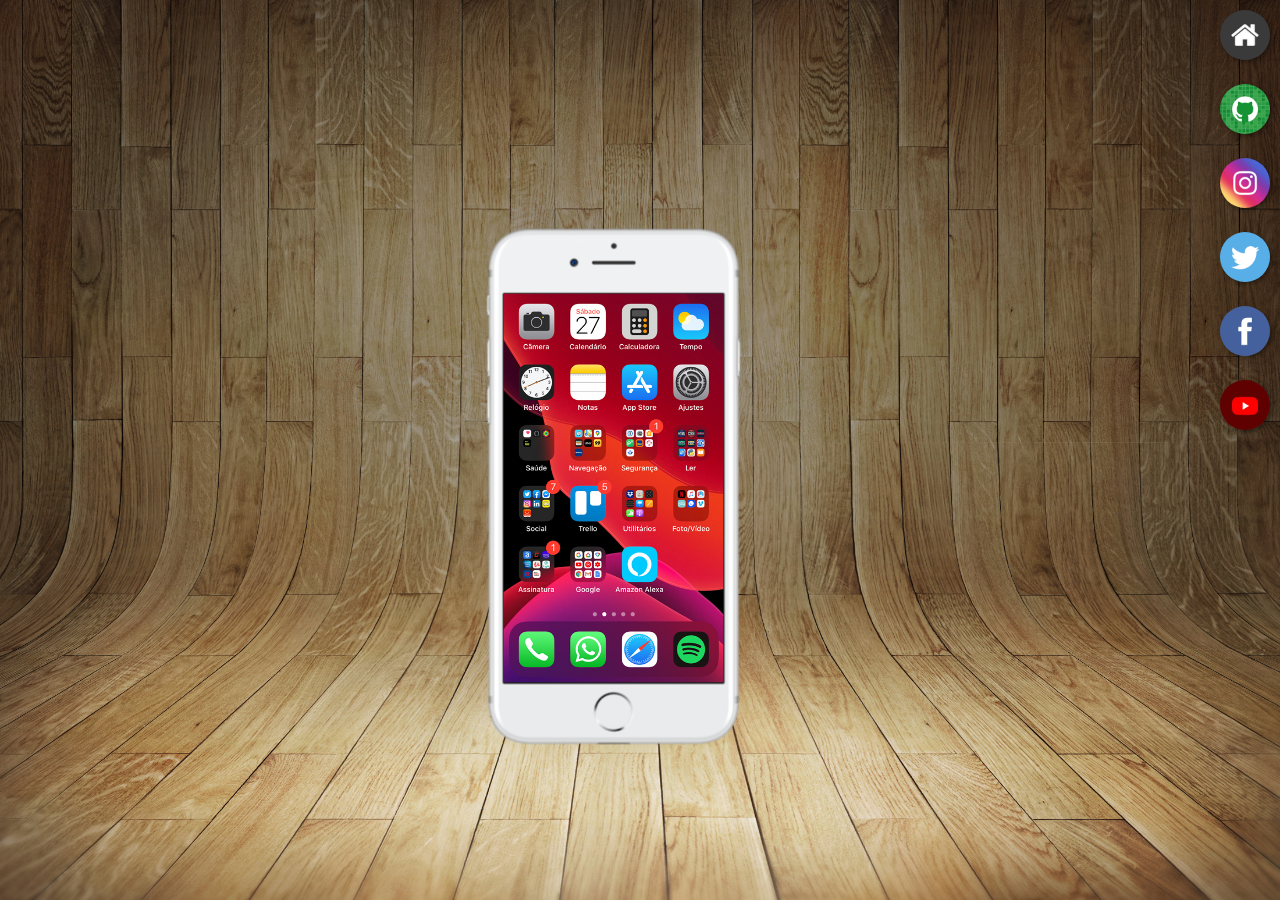
<file: index.html>
<!DOCTYPE html>
<html lang="pt-br">
<head>
    <meta charset="UTF-8">
    <meta http-equiv="X-UA-Compatible" content="IE=edge">
    <meta name="viewport" content="width=device-width, initial-scale=1.0">
    <link rel="shortcut icon" href="favicon.ico" type="image/x-icon">
    <link rel="stylesheet" href="estilos/style.css">
    <title>Projeto Redes Sociais</title>
</head>
<body>
    <main>
        <section id="telefone">
            <iframe src="home.html" name="tela" id="tela" frameborder="0">Seu navegador não é compatível com isso.</iframe>
        </section>
        <section id="redes-sociais">
            <a href="home.html" target="tela"><img src="imagens/logo-home.jpg" alt="GitHub"></a> <br>
            <a href="github.html" target="tela"><img src="imagens/logo-github.jpg" alt="GitHub"></a> <br>
            <a href="instagram.html" target="tela"><img src="imagens/logo-instagram.jpg" alt="Instagram"></a> <br>
            <a href="twitter.html" target="tela"><img src="imagens/logo-twitter.jpg" alt="Twitter"></a> <br>
            <a href="facebook.html" target="tela"><img src="imagens/logo-facebook.jpg" alt="Facebook"></a> <br>
            <a href="youtube.html" target="tela"><img src="imagens/logo-youtube.jpg" alt="YouTube"></a>
        </section>
    </main>
</body>
</html>
</file>
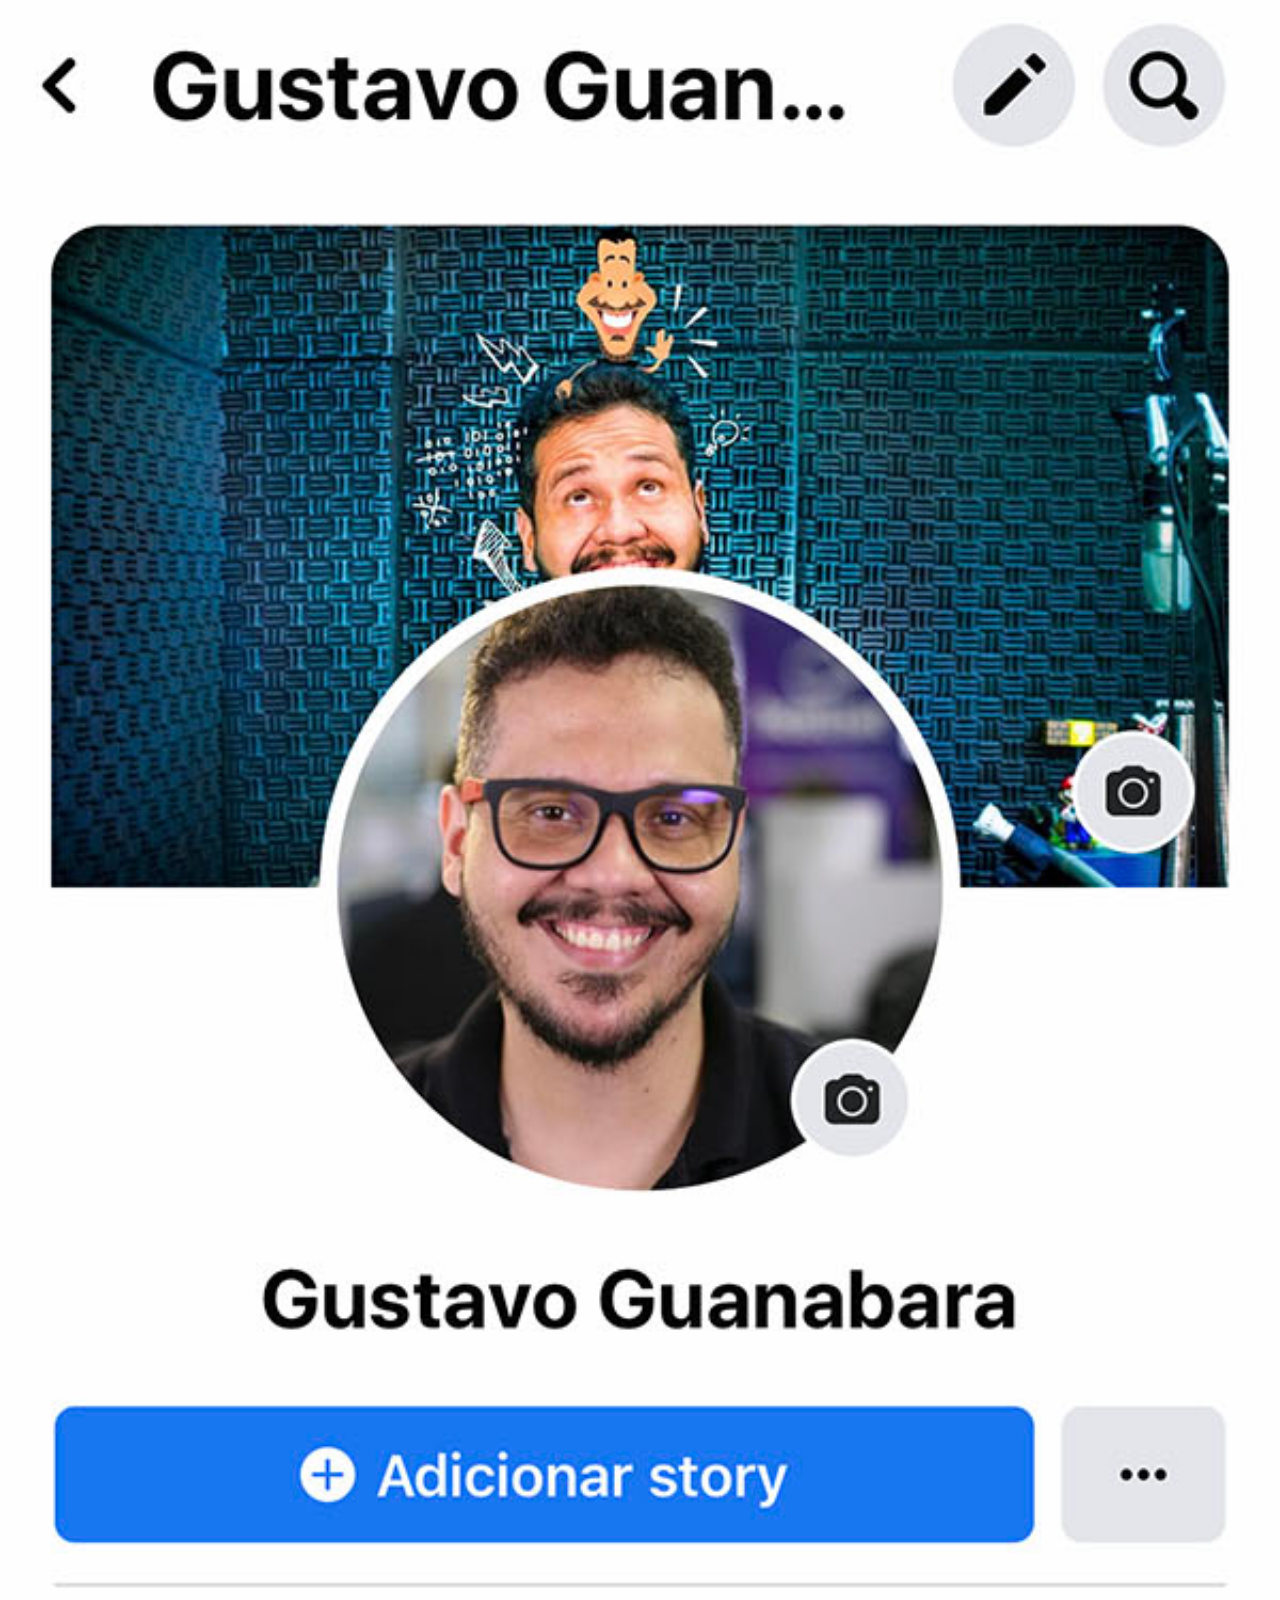
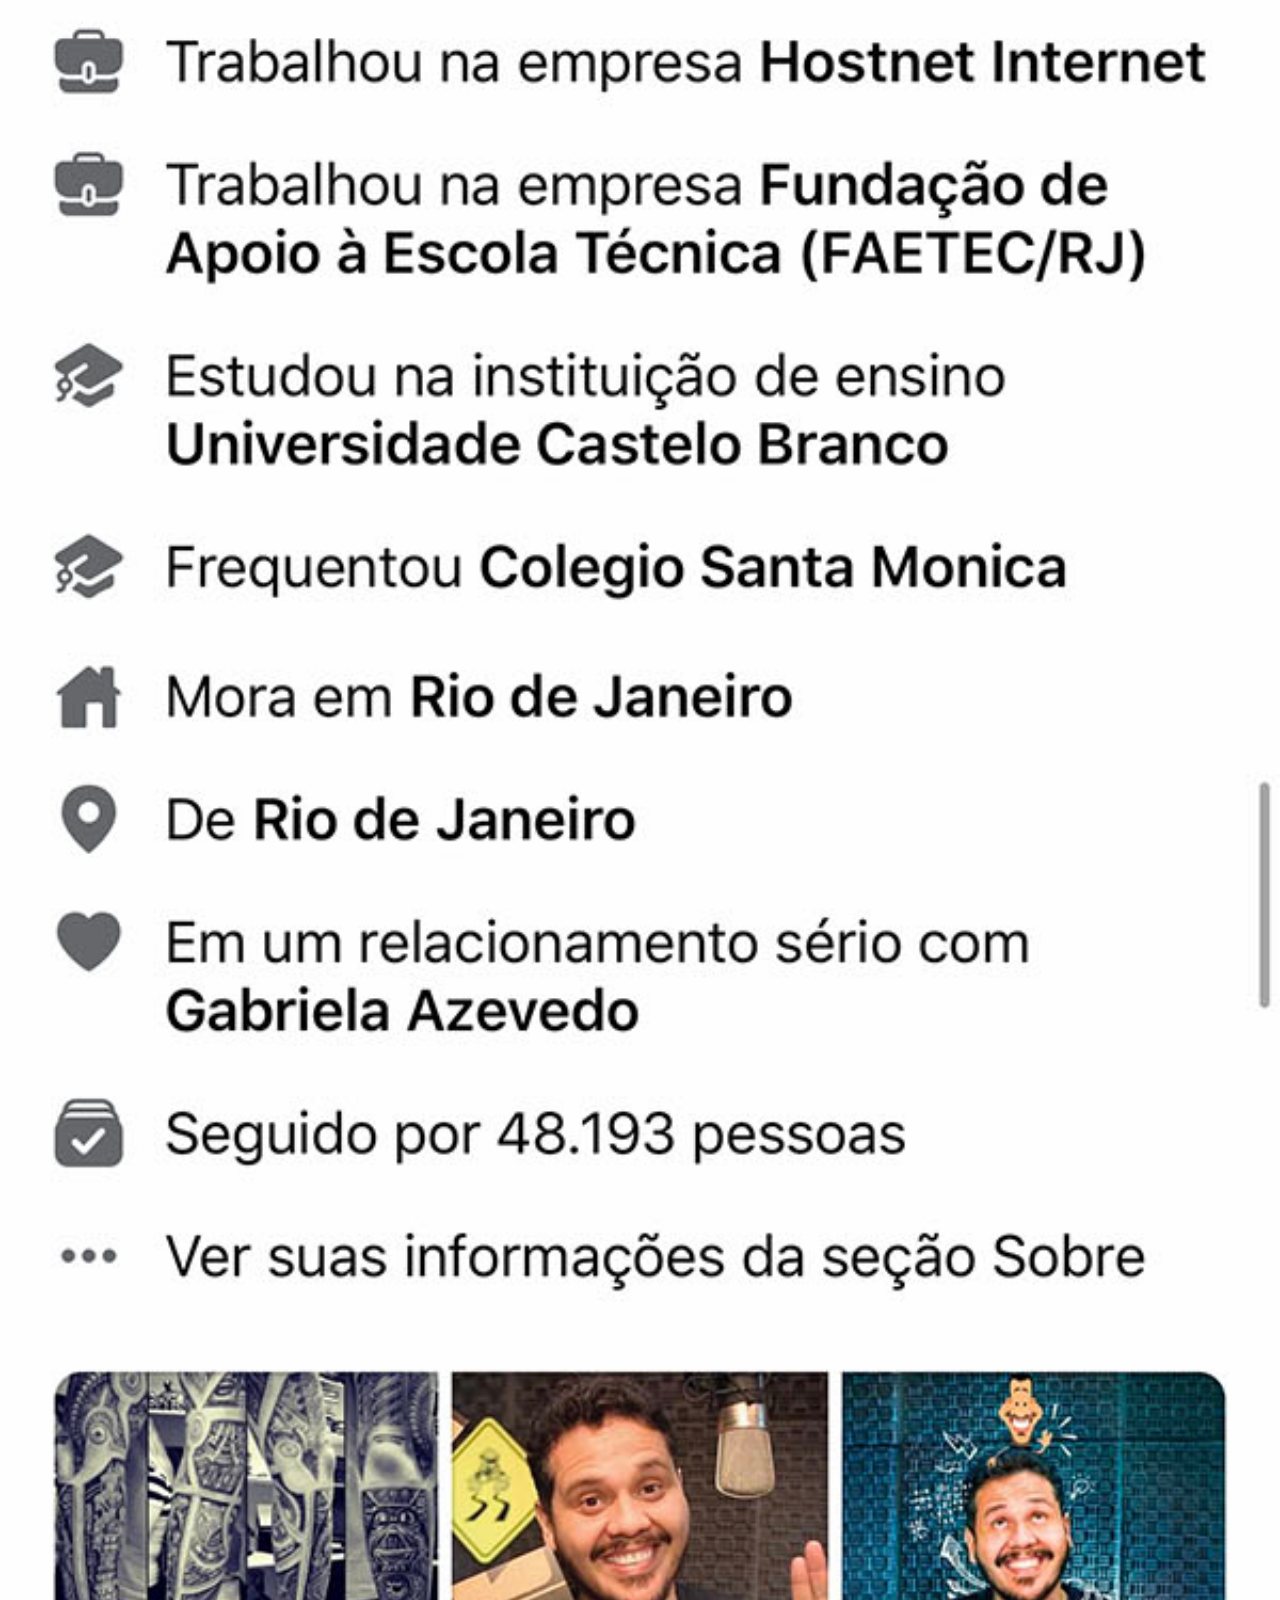
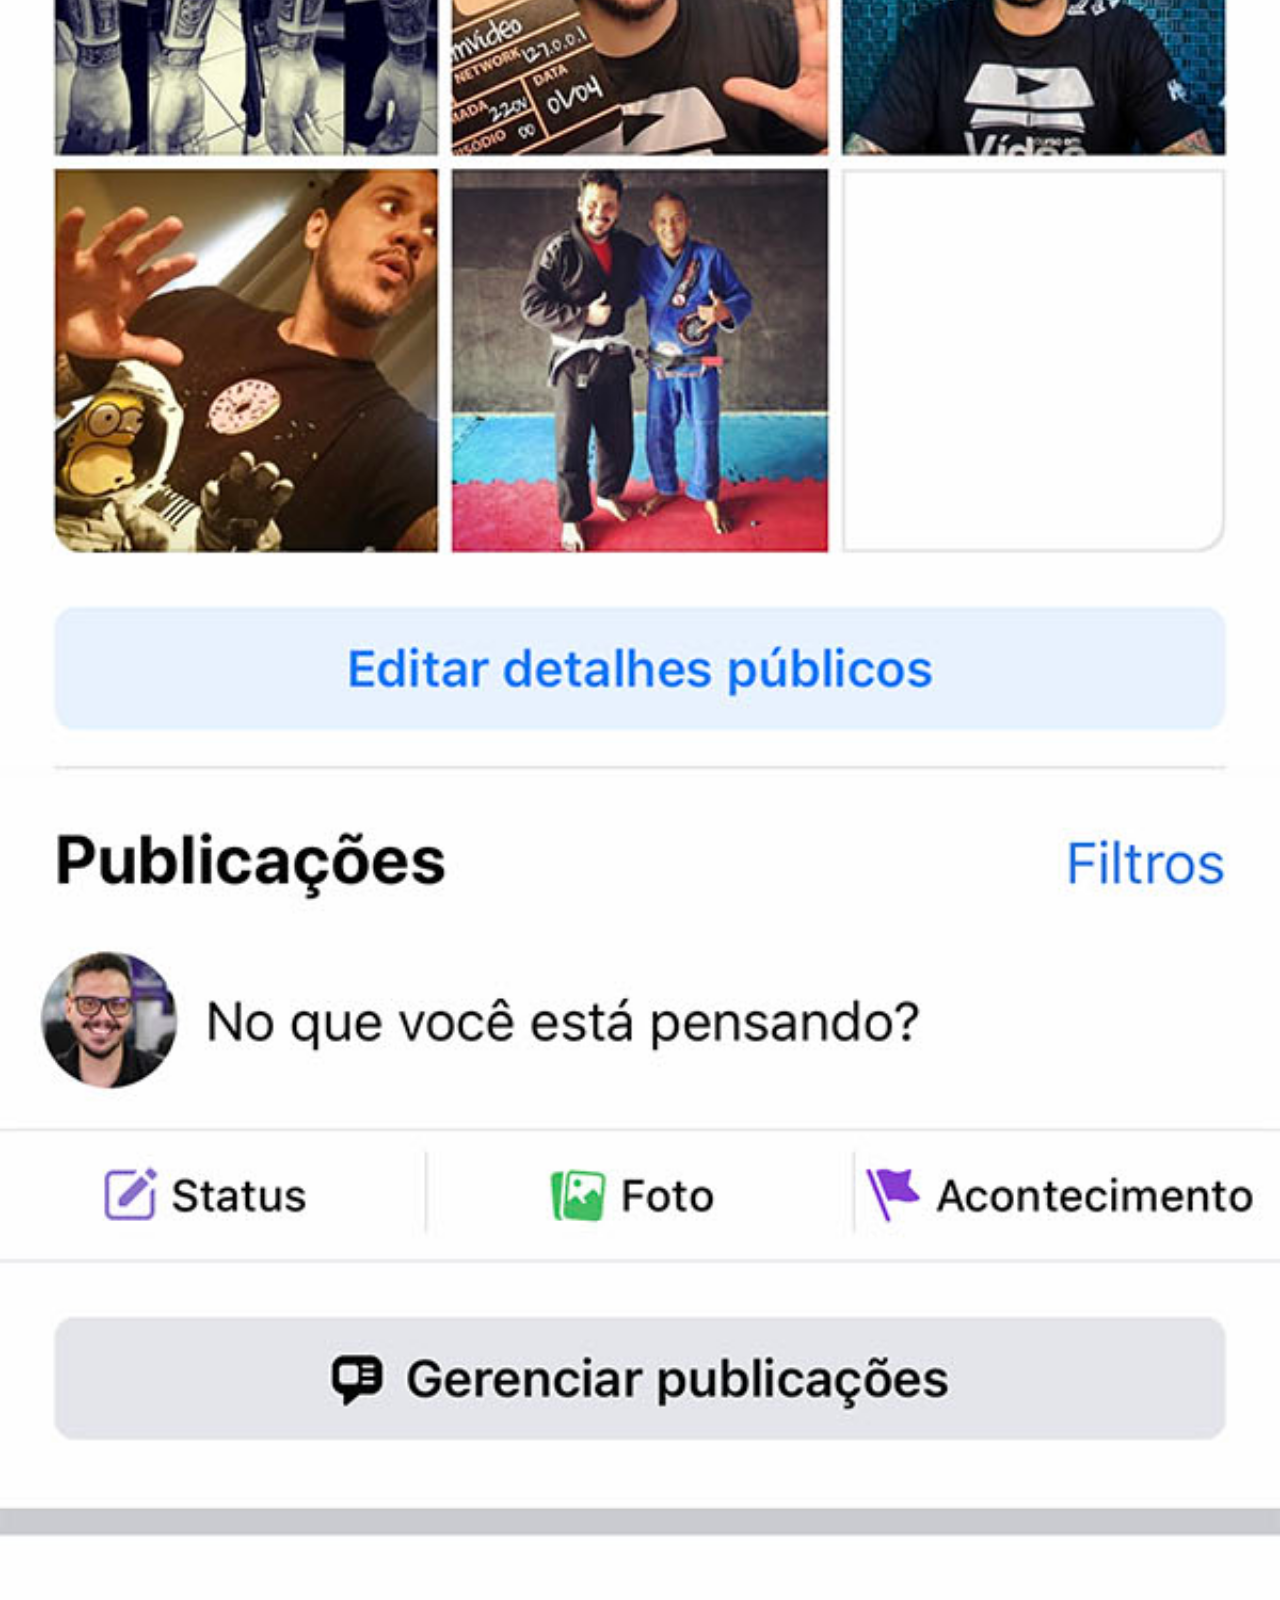
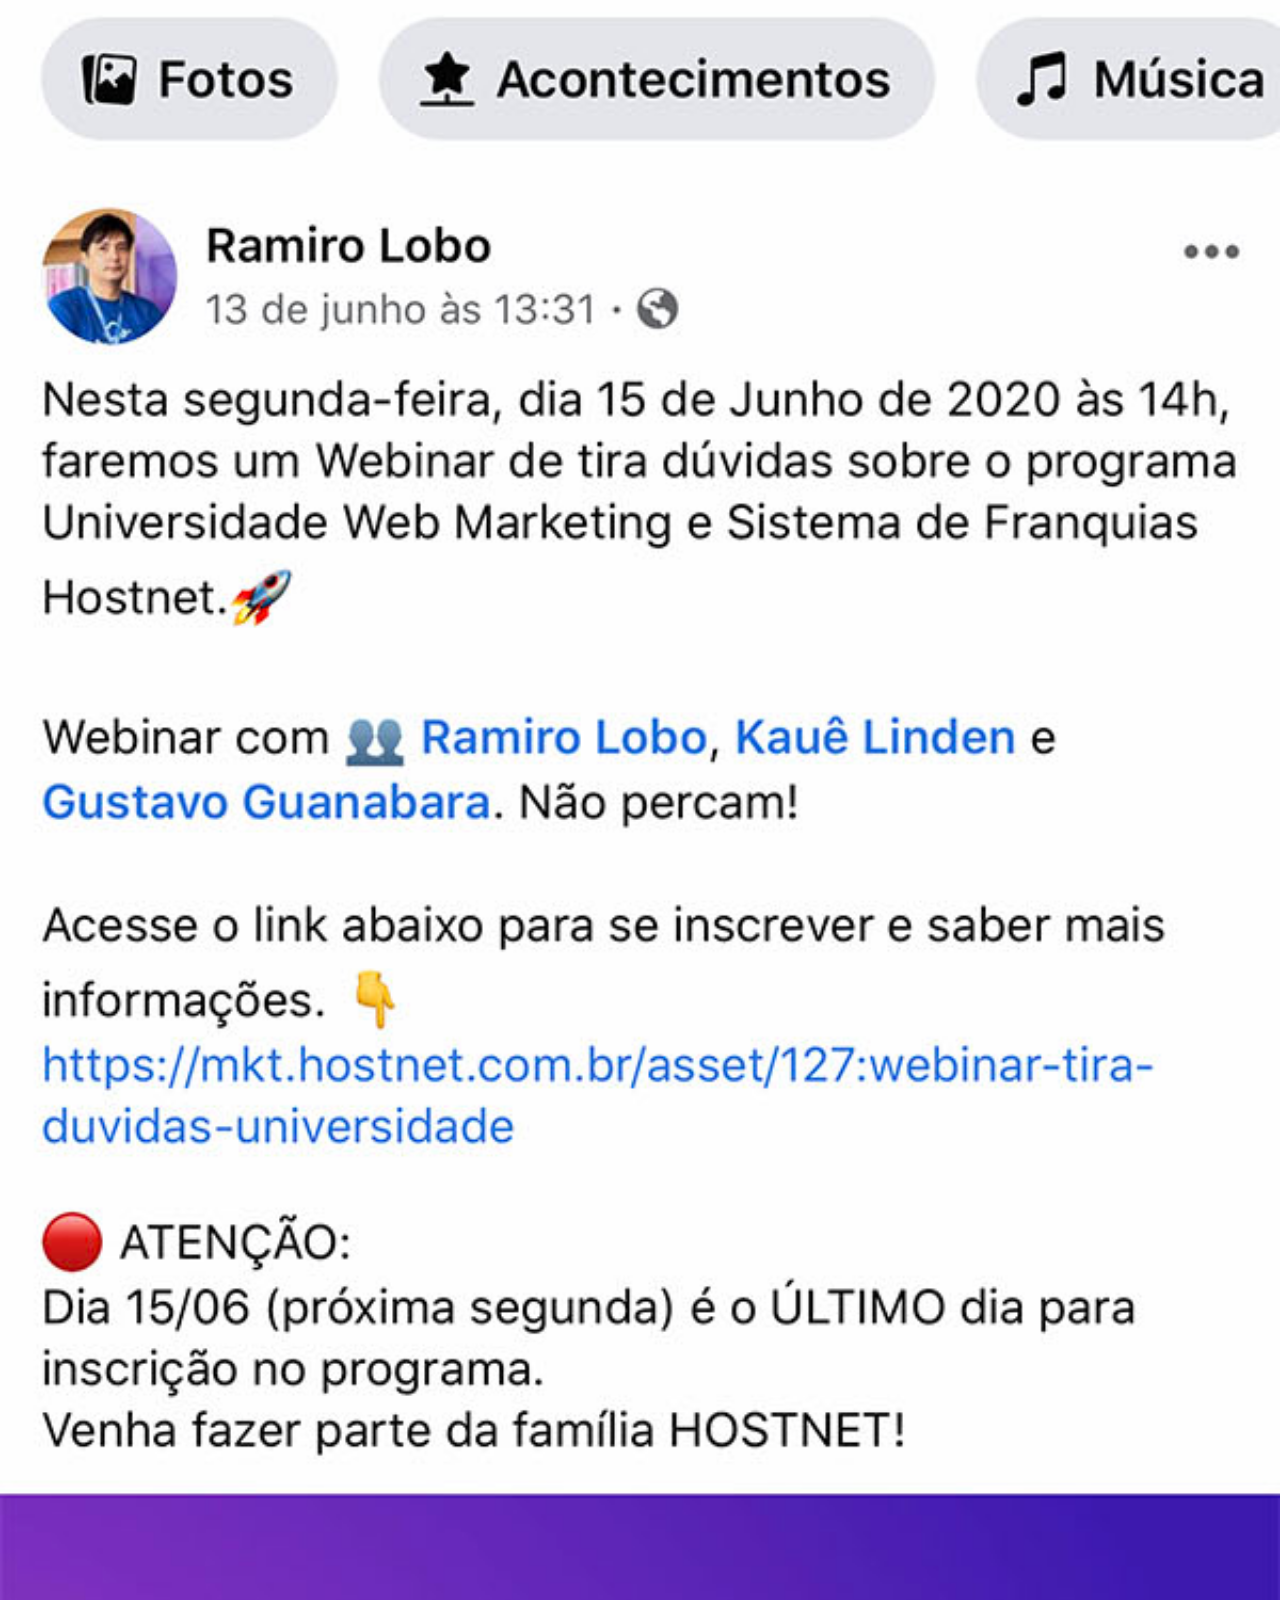
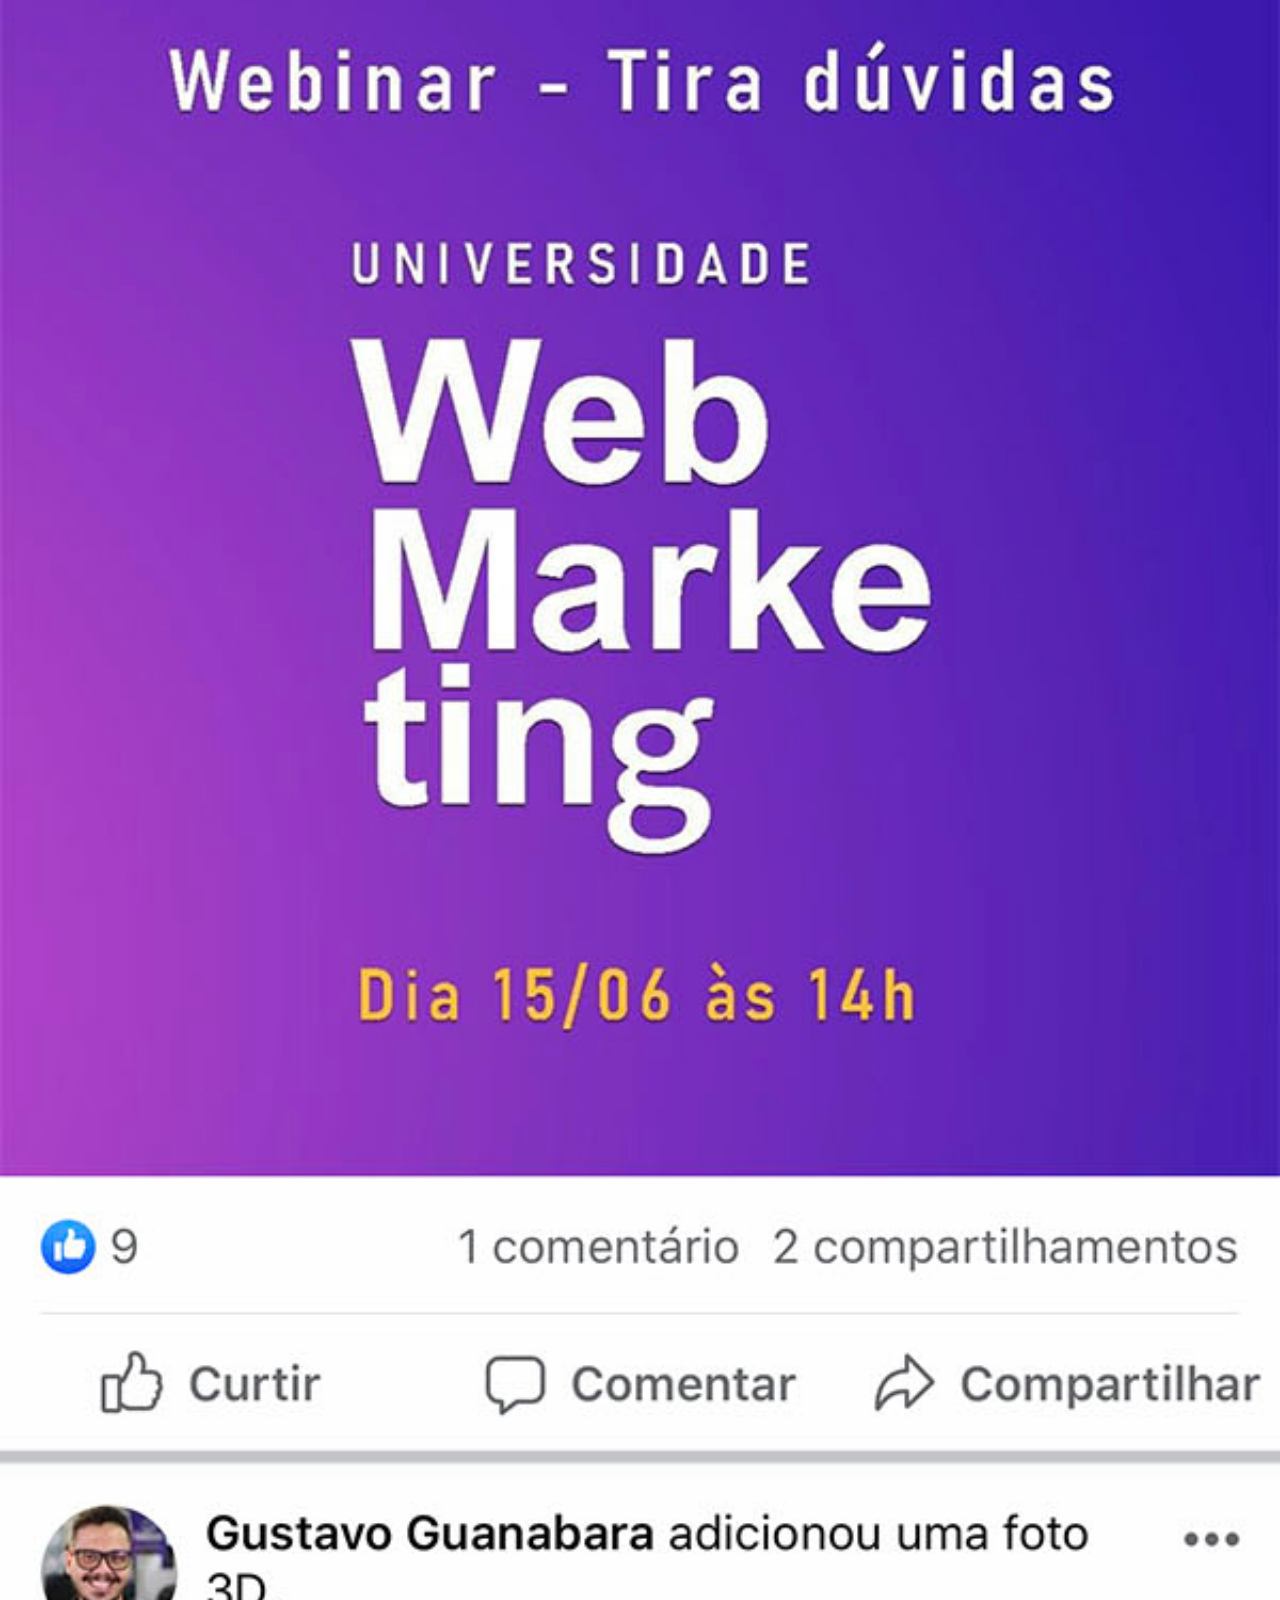
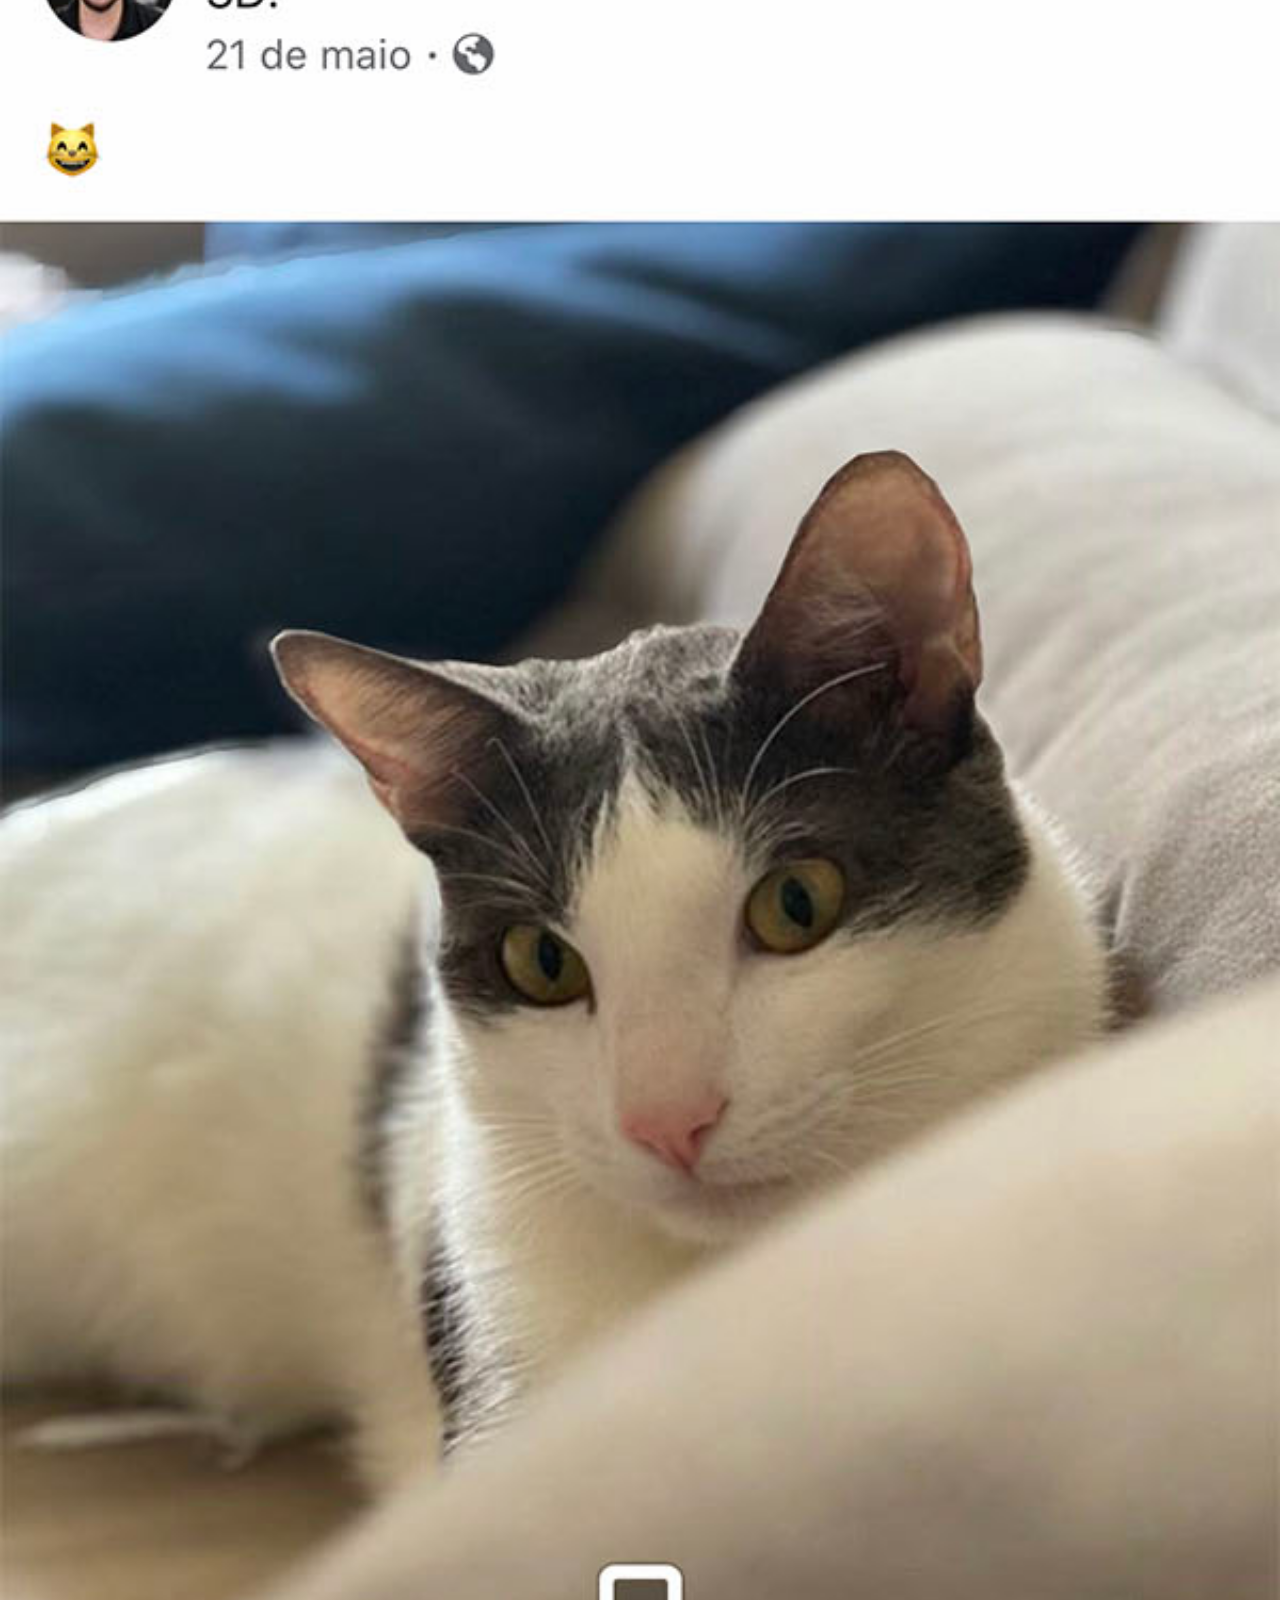
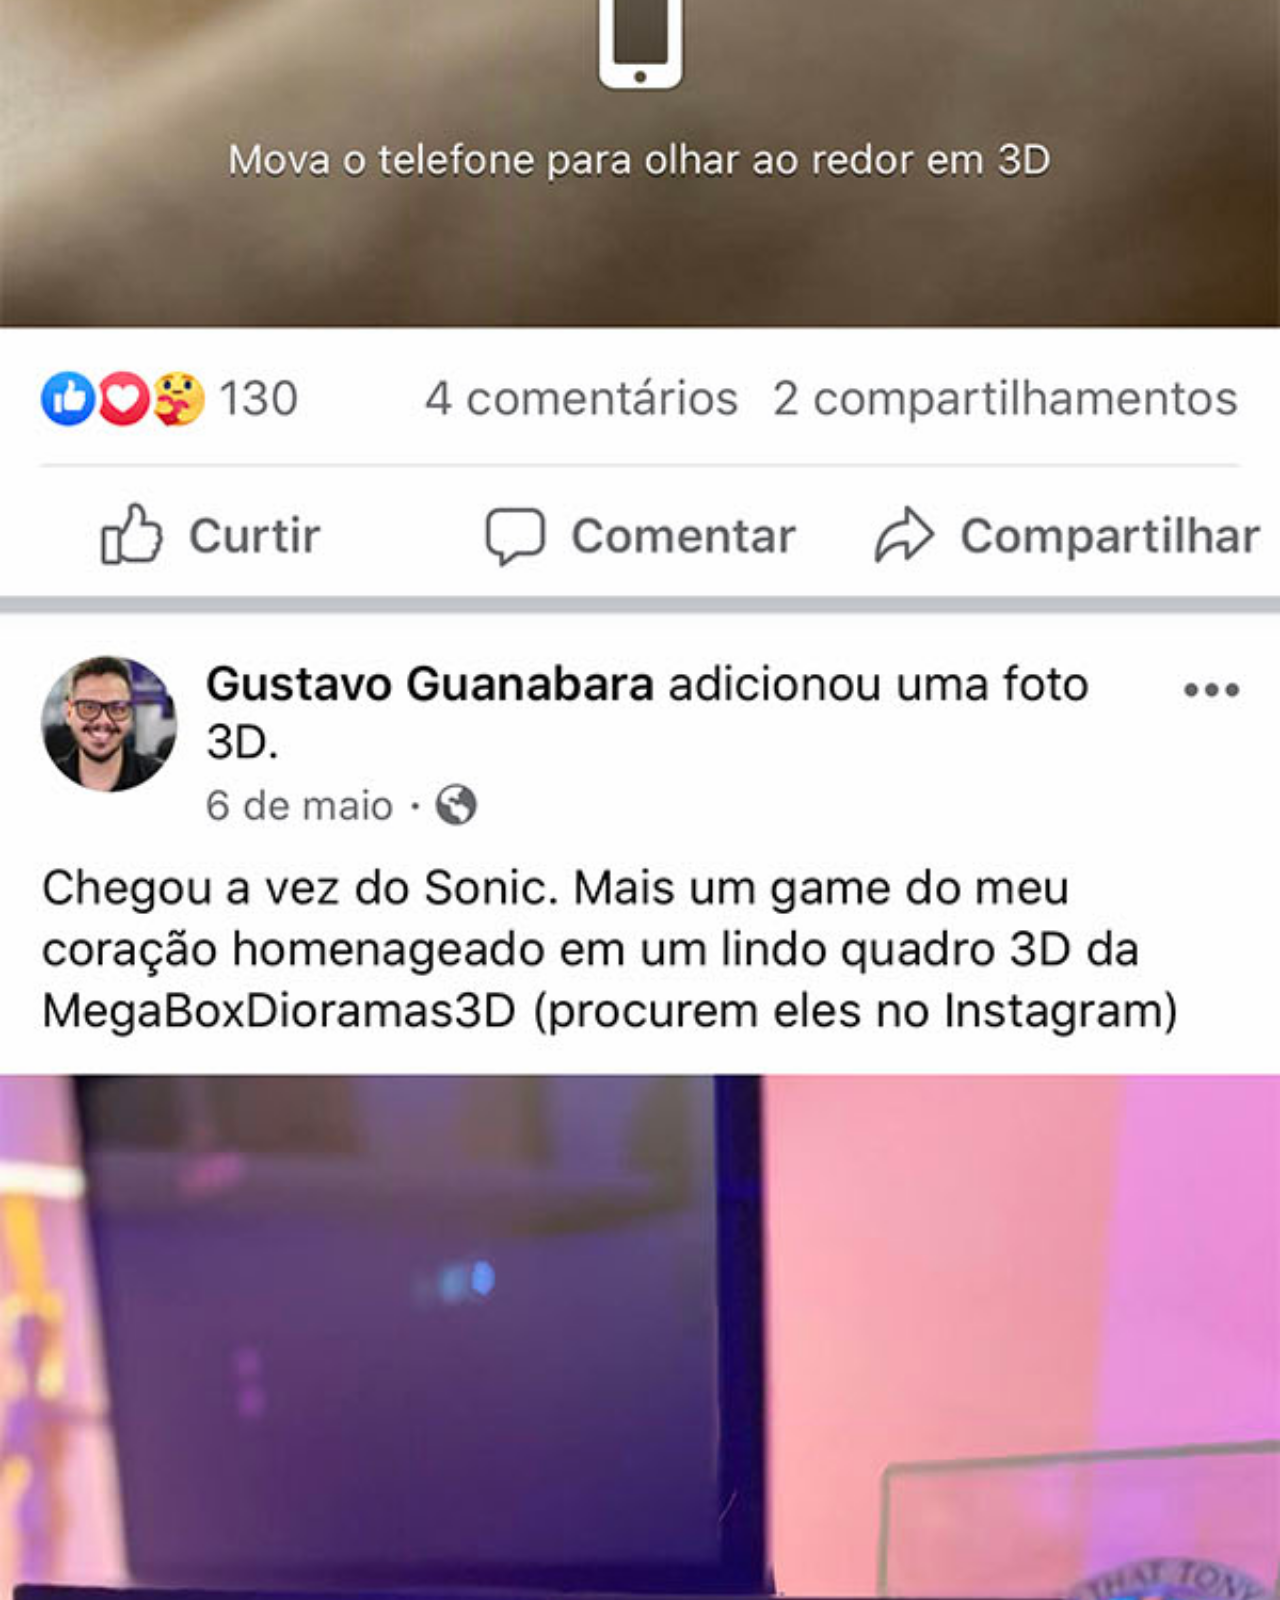
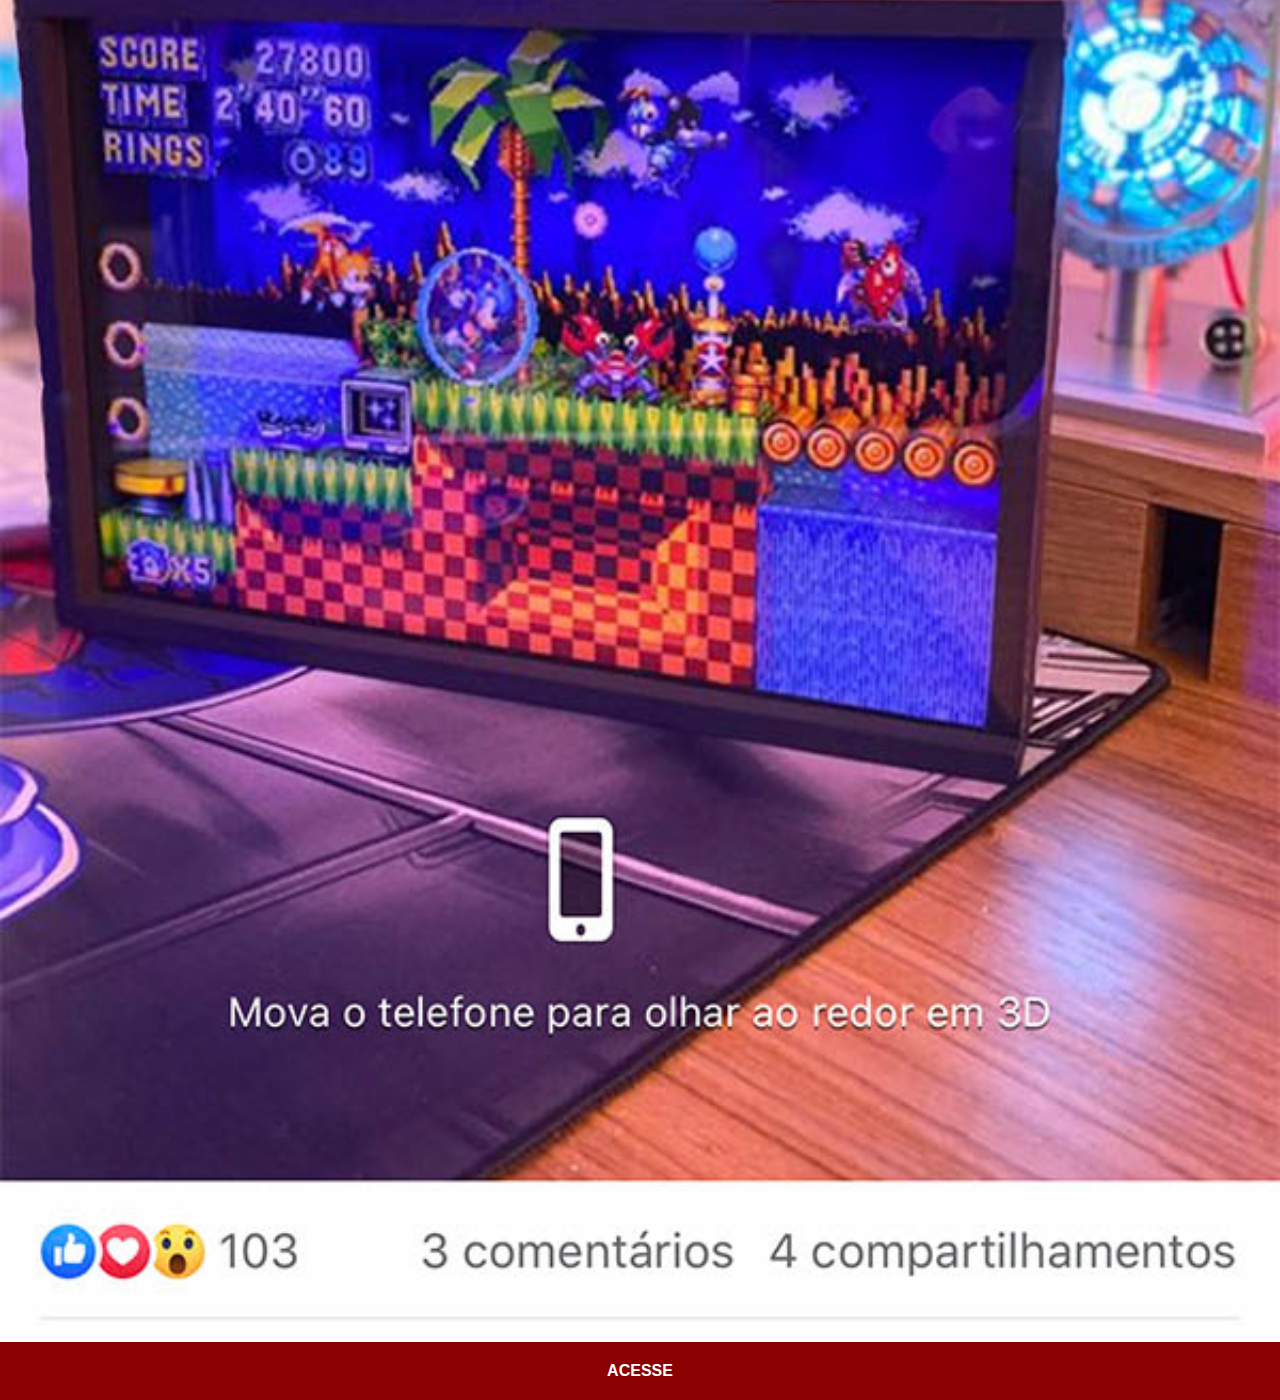
<file: facebook.html>
<!DOCTYPE html>
<html lang="pt-br">
<head>
    <meta charset="UTF-8">
    <meta http-equiv="X-UA-Compatible" content="IE=edge">
    <meta name="viewport" content="width=device-width, initial-scale=1.0">
    <link rel="stylesheet" href="estilos/social.css">

    <title>Facebook</title>
</head>
<body>
    <img src="imagens/tela-facebook.jpg" alt="Facebook">
    <a href="https://www.facebook.com/marcos.gabriel.5496/" target="_blank">ACESSE</a>
</body>
</html>
</file>
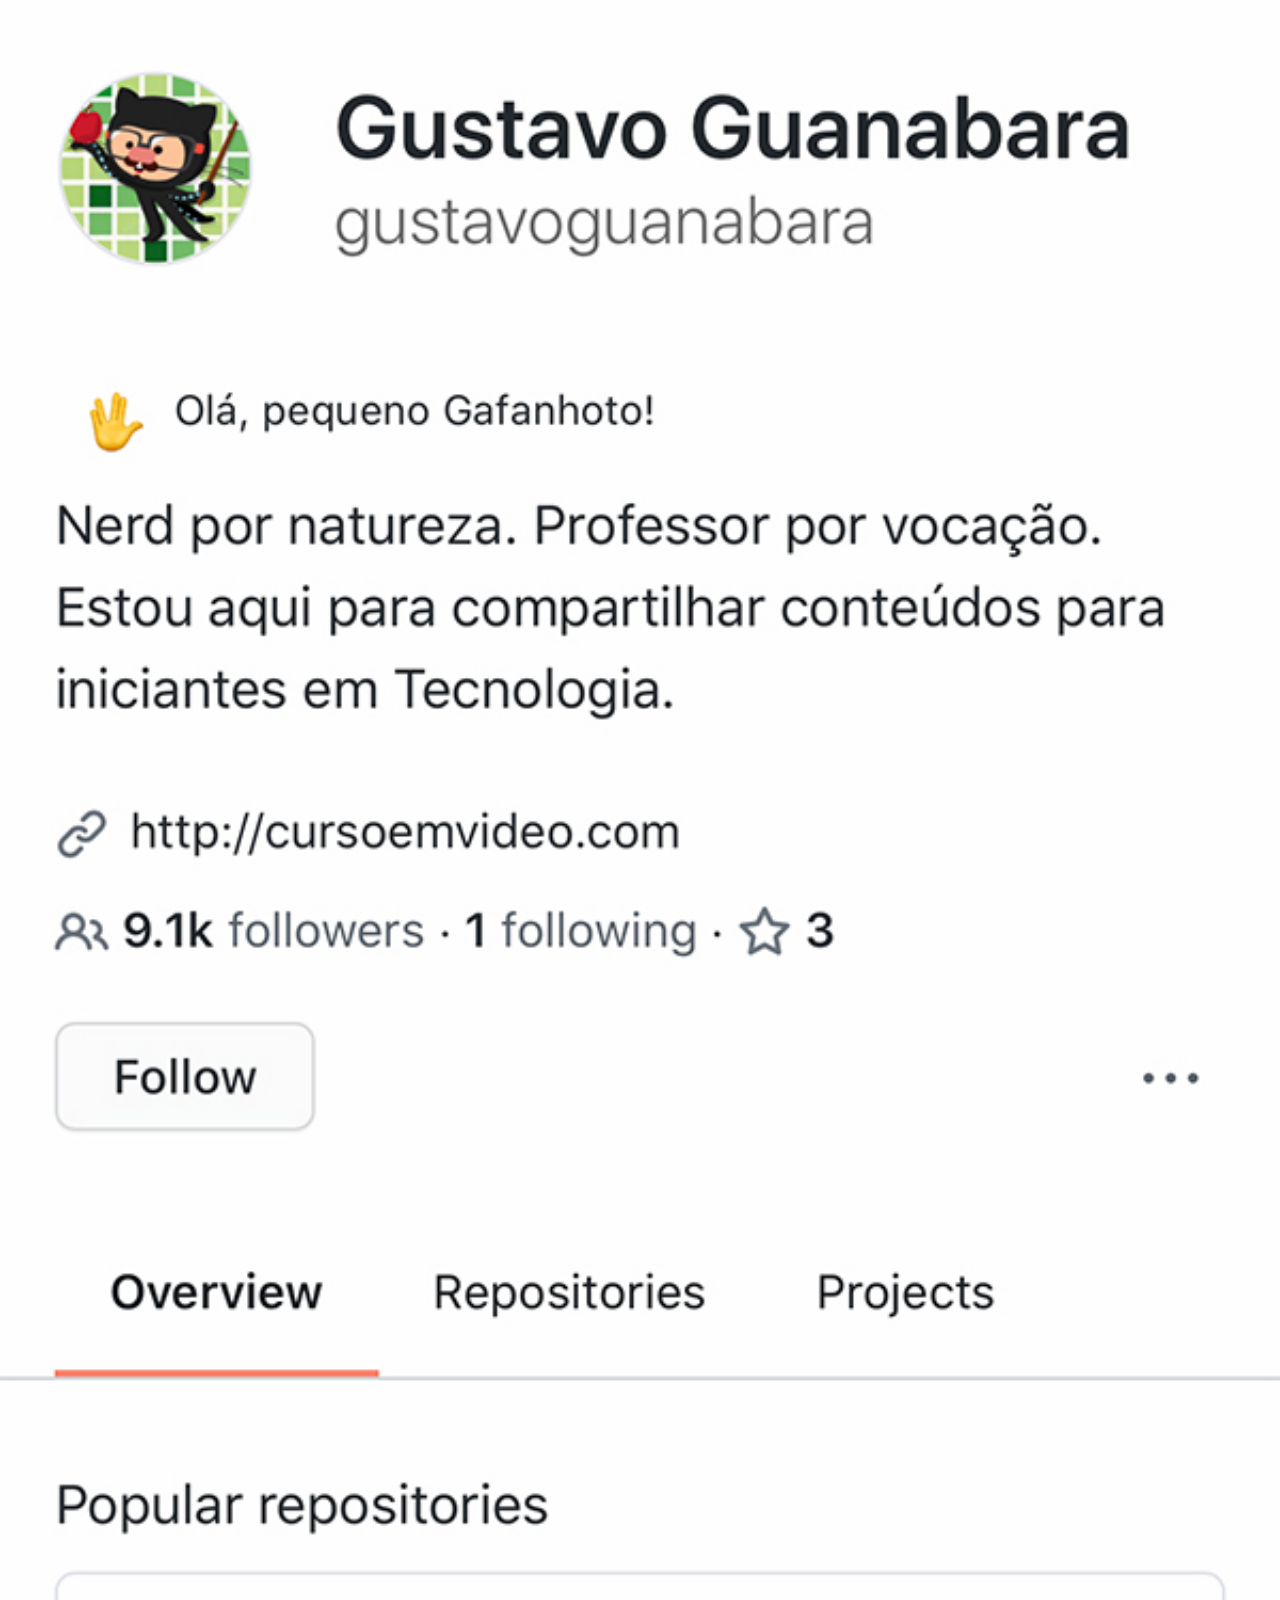
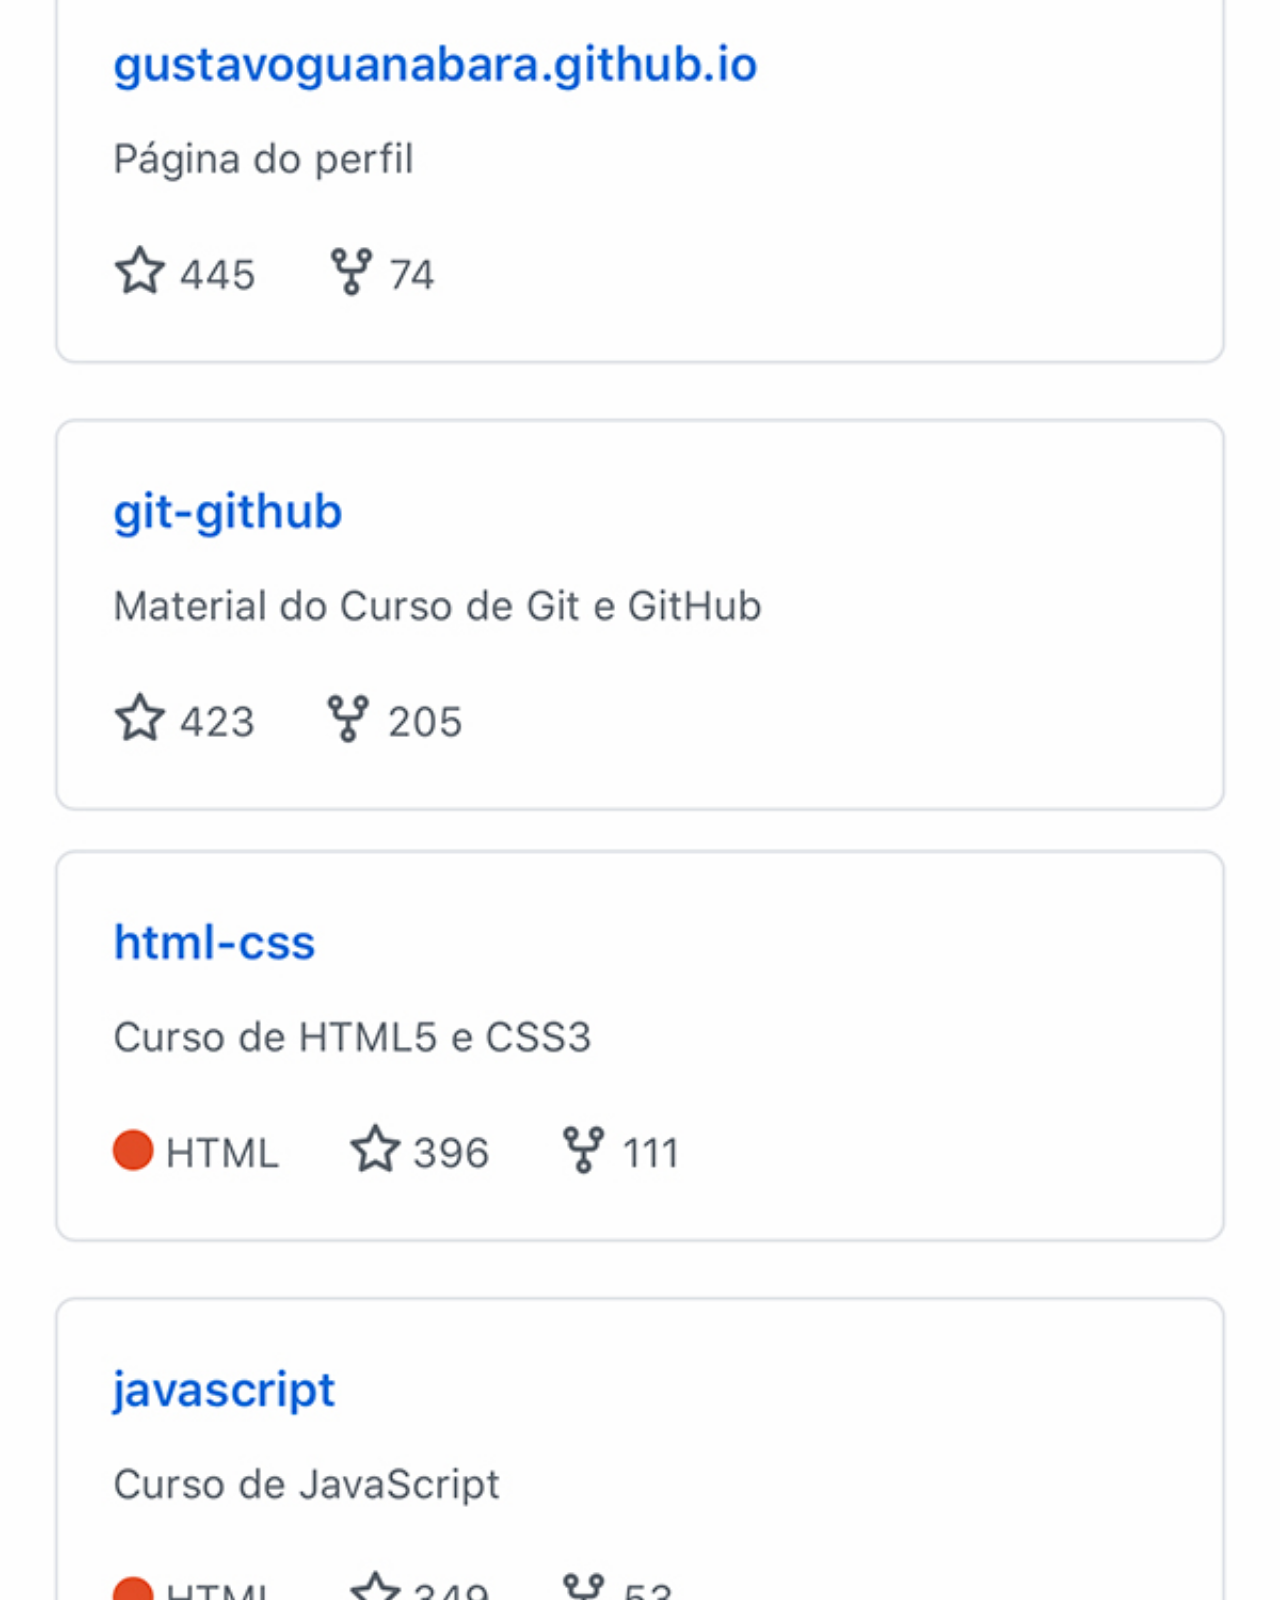
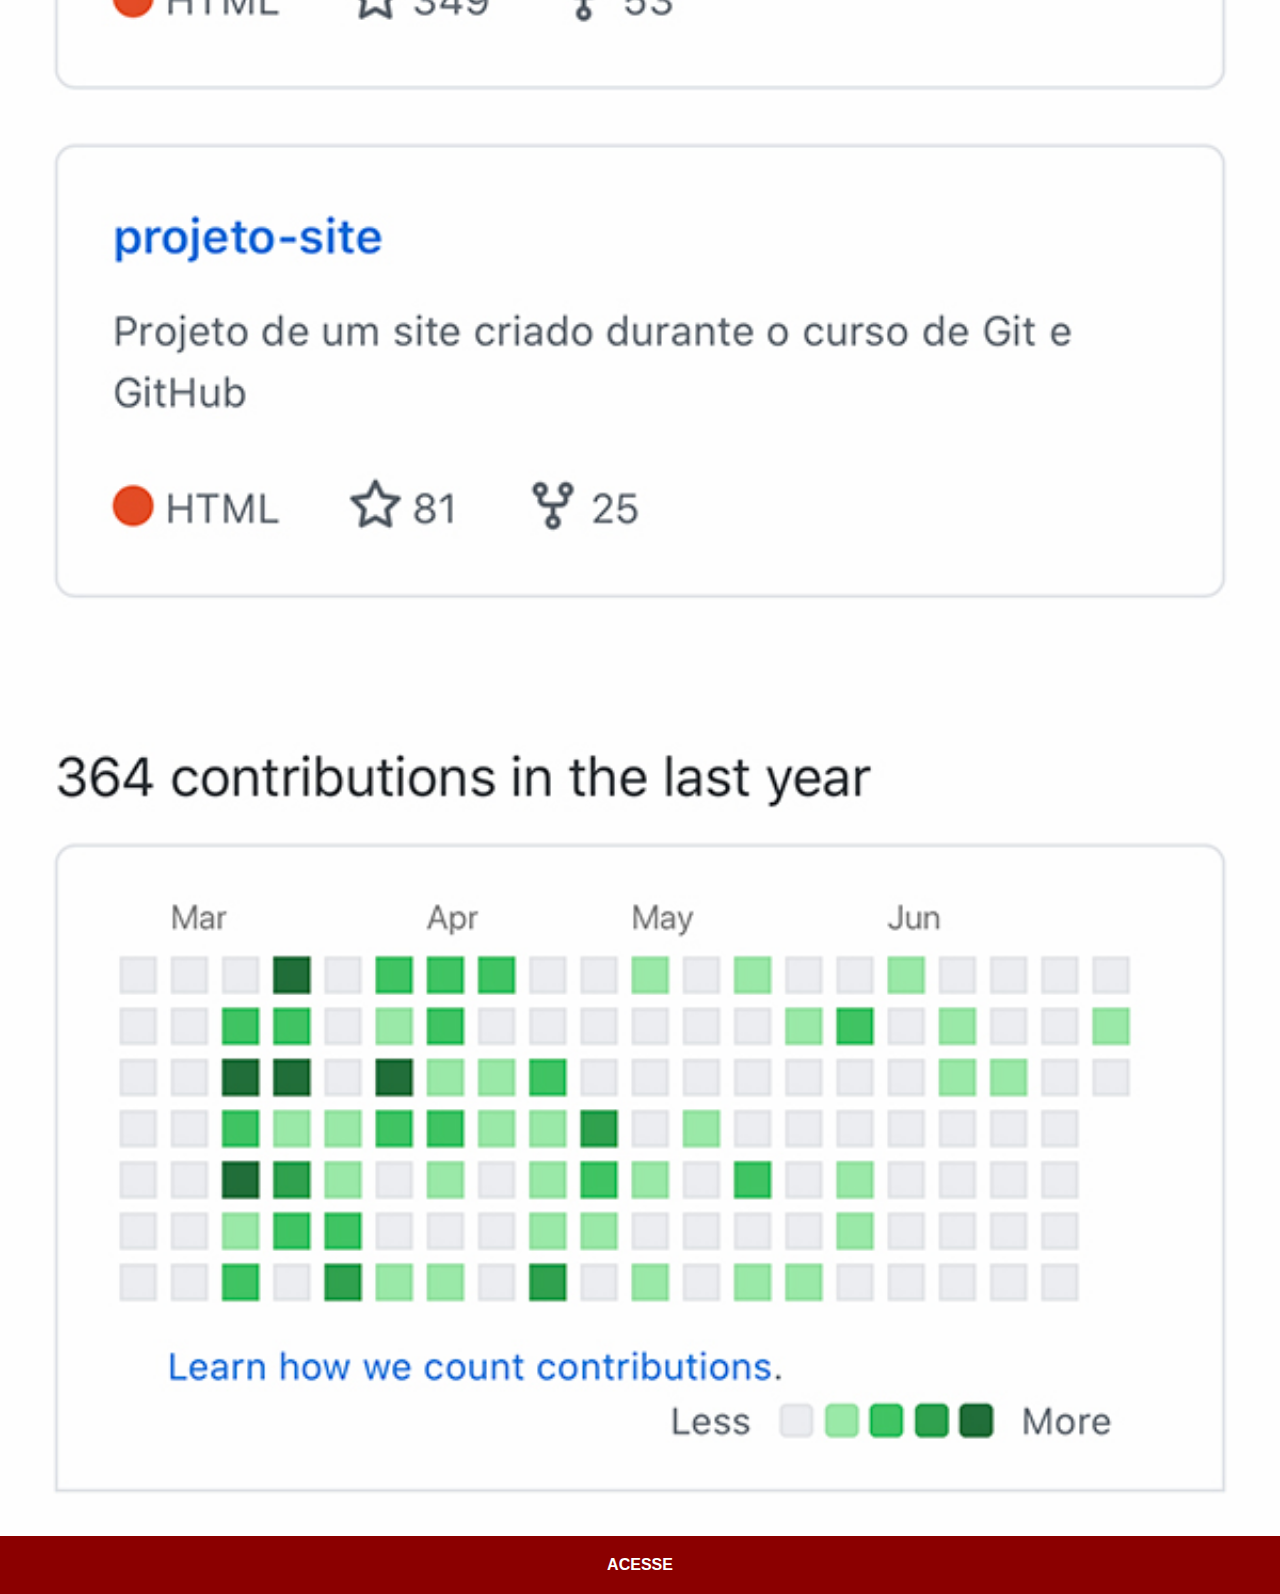
<file: github.html>
<!DOCTYPE html>
<html lang="pt-br">
<head>
    <meta charset="UTF-8">
    <meta http-equiv="X-UA-Compatible" content="IE=edge">
    <meta name="viewport" content="width=device-width, initial-scale=1.0">
    <link rel="stylesheet" href="estilos/social.css">

    <title>GitHub</title>
</head>
<body>
    <img src="imagens/tela-github.jpg" alt="GitHub">
    <a href="https://github.com/marcos1383" target="_blank">ACESSE</a>
</body>
</html>
</file>
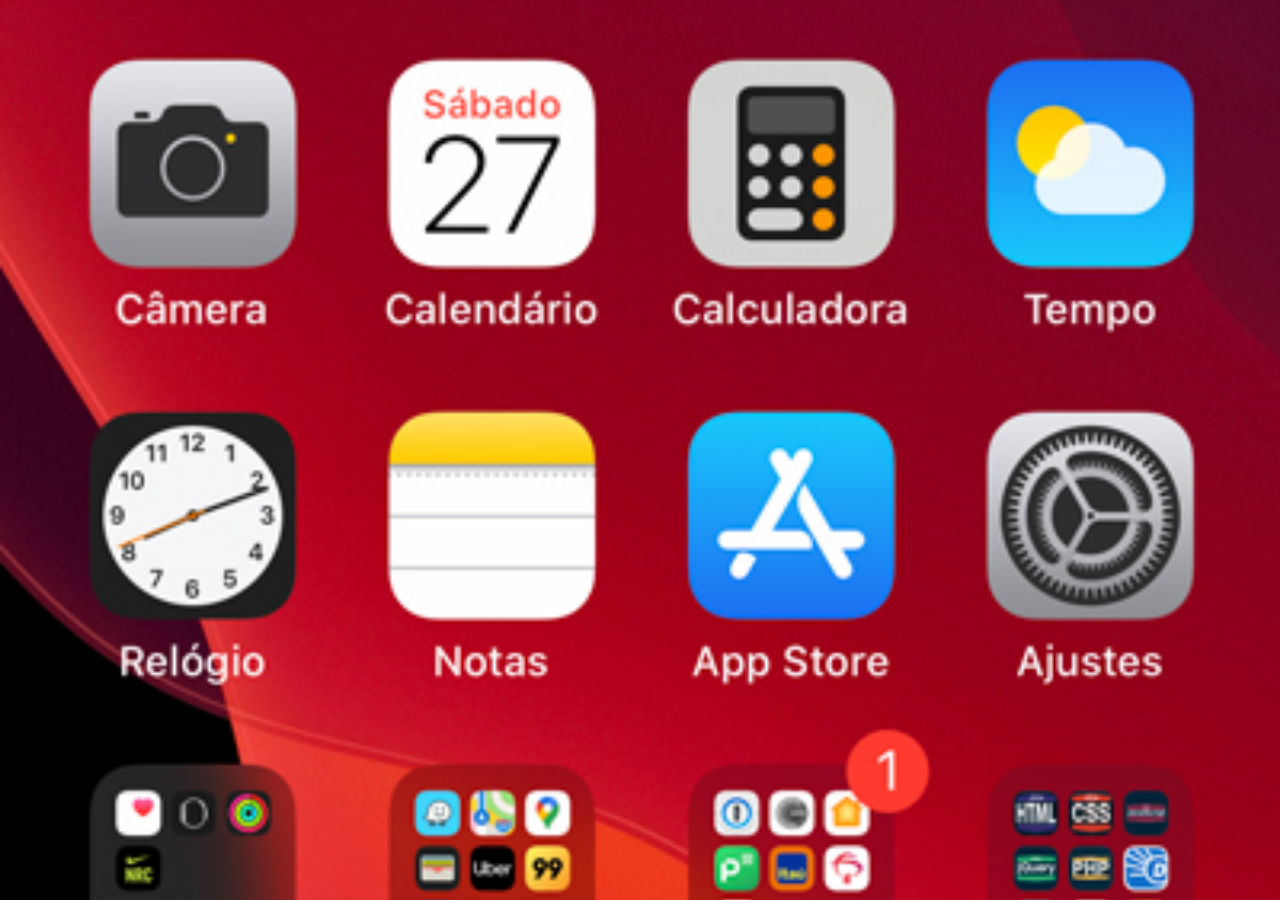
<file: home.html>
<!DOCTYPE html>
<html lang="pt-br">
<head>
    <meta charset="UTF-8">
    <meta http-equiv="X-UA-Compatible" content="IE=edge">
    <meta name="viewport" content="width=device-width, initial-scale=1.0">

    <style>
        * {
            margin: 0px;
            padding: 0px;
        }

        body {
            width: 100vw;
            height: 100vh;
            background: black url('imagens/tela-home.jpg') no-repeat top center;
            background-size: cover;
        }

    </style>

    <title>Home</title>
</head>
<body>
    
</body>
</html>
</file>
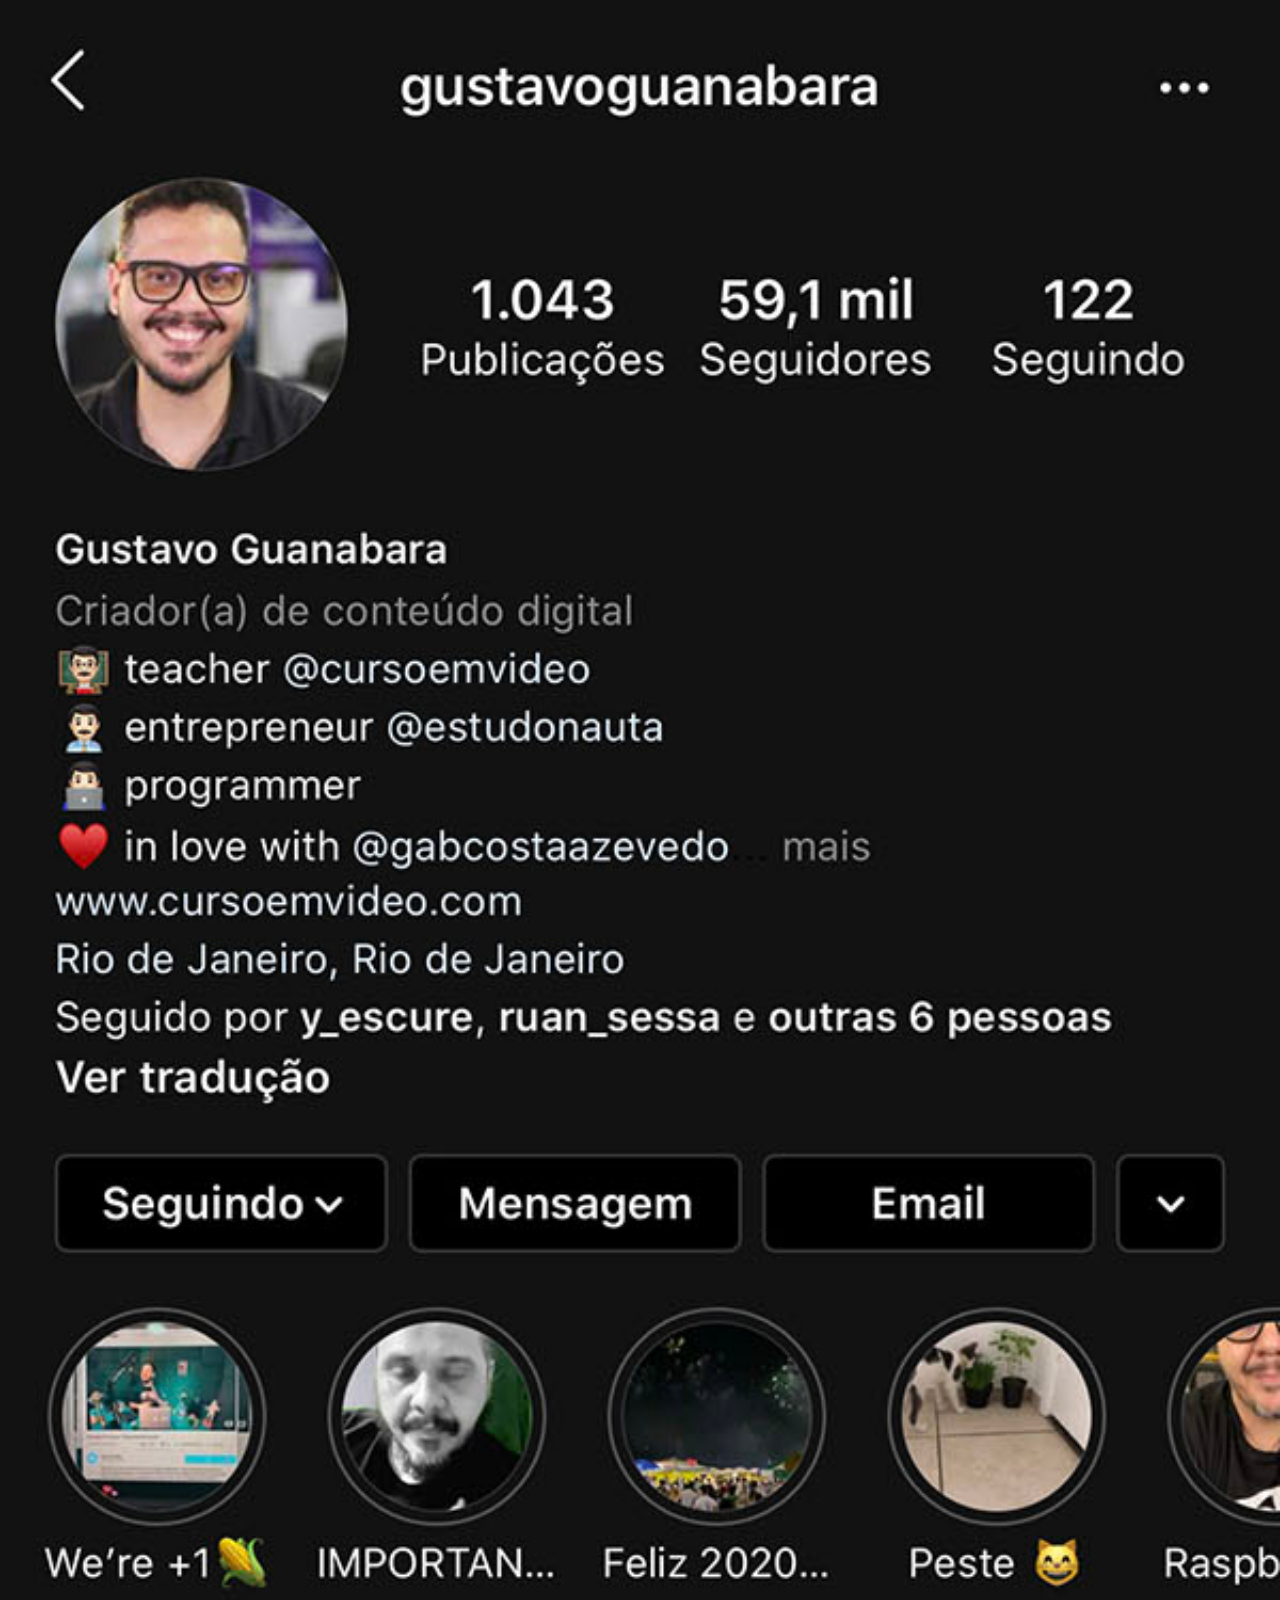
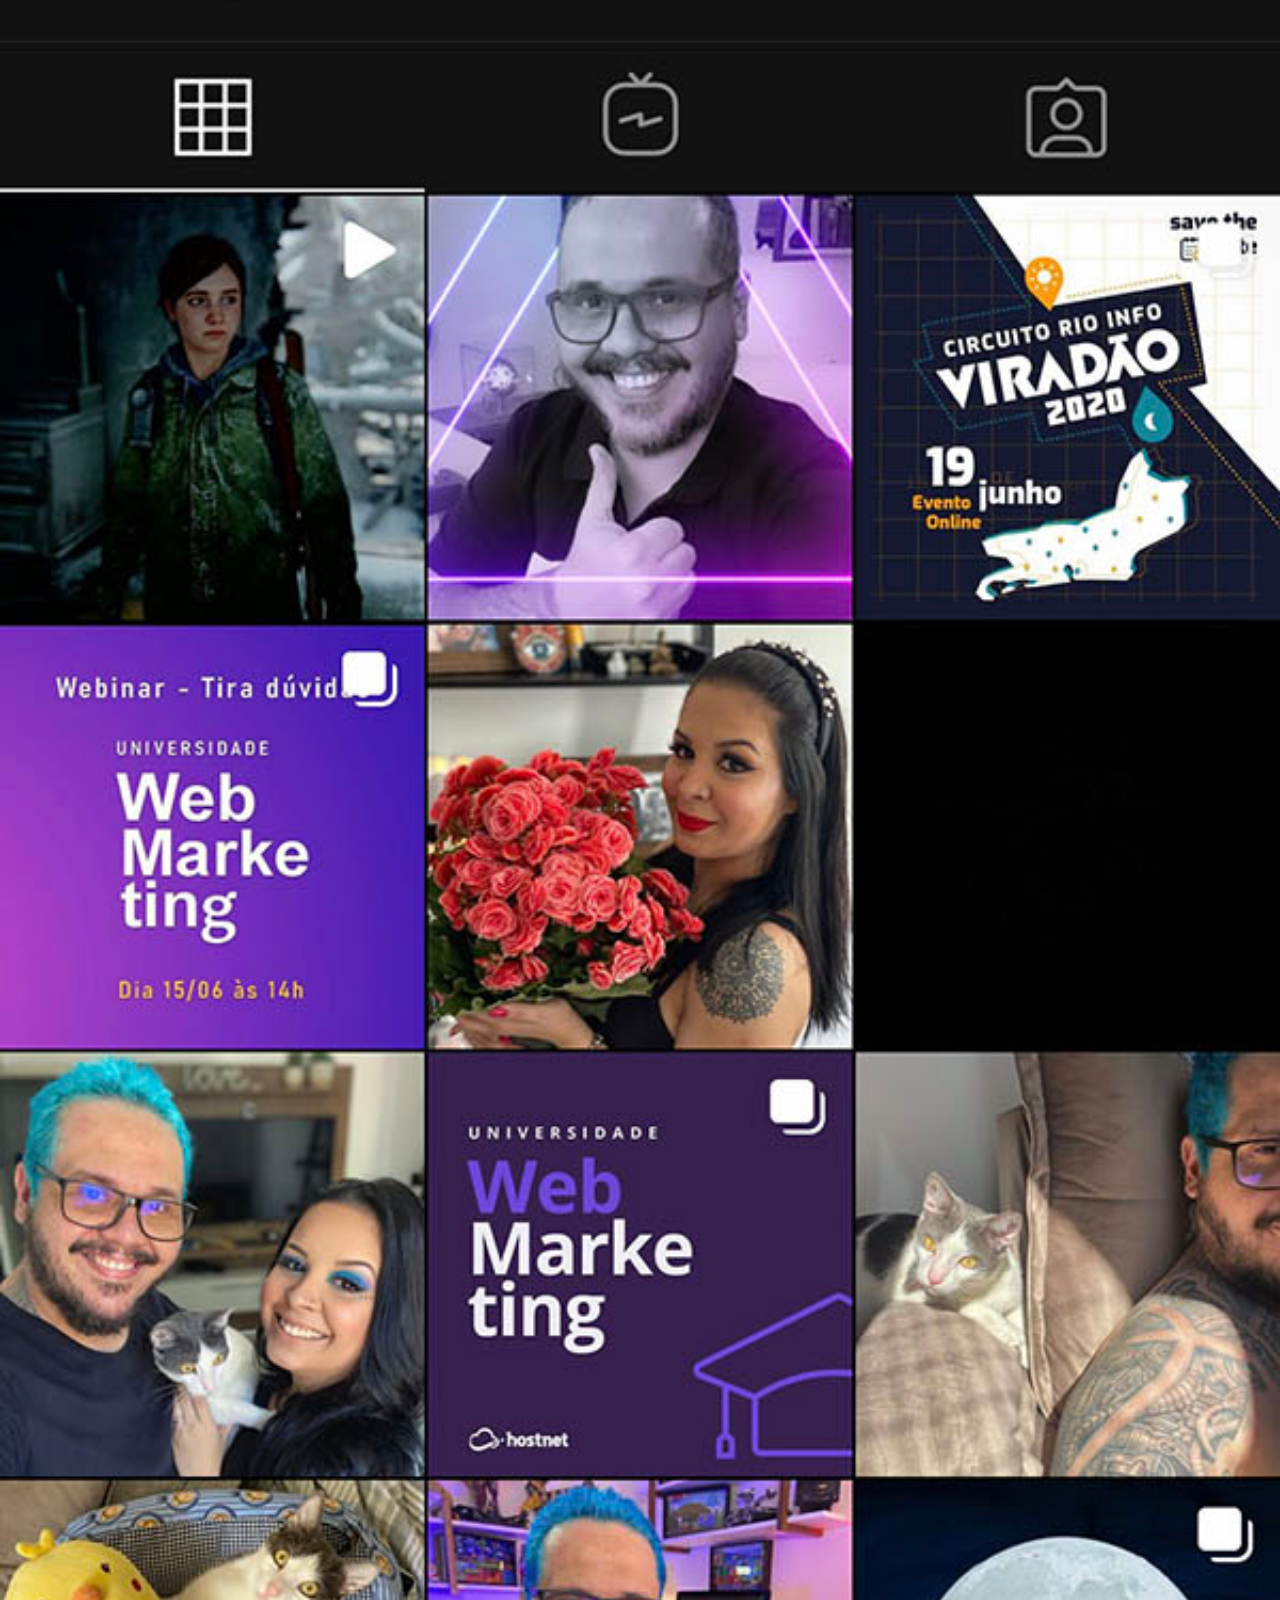
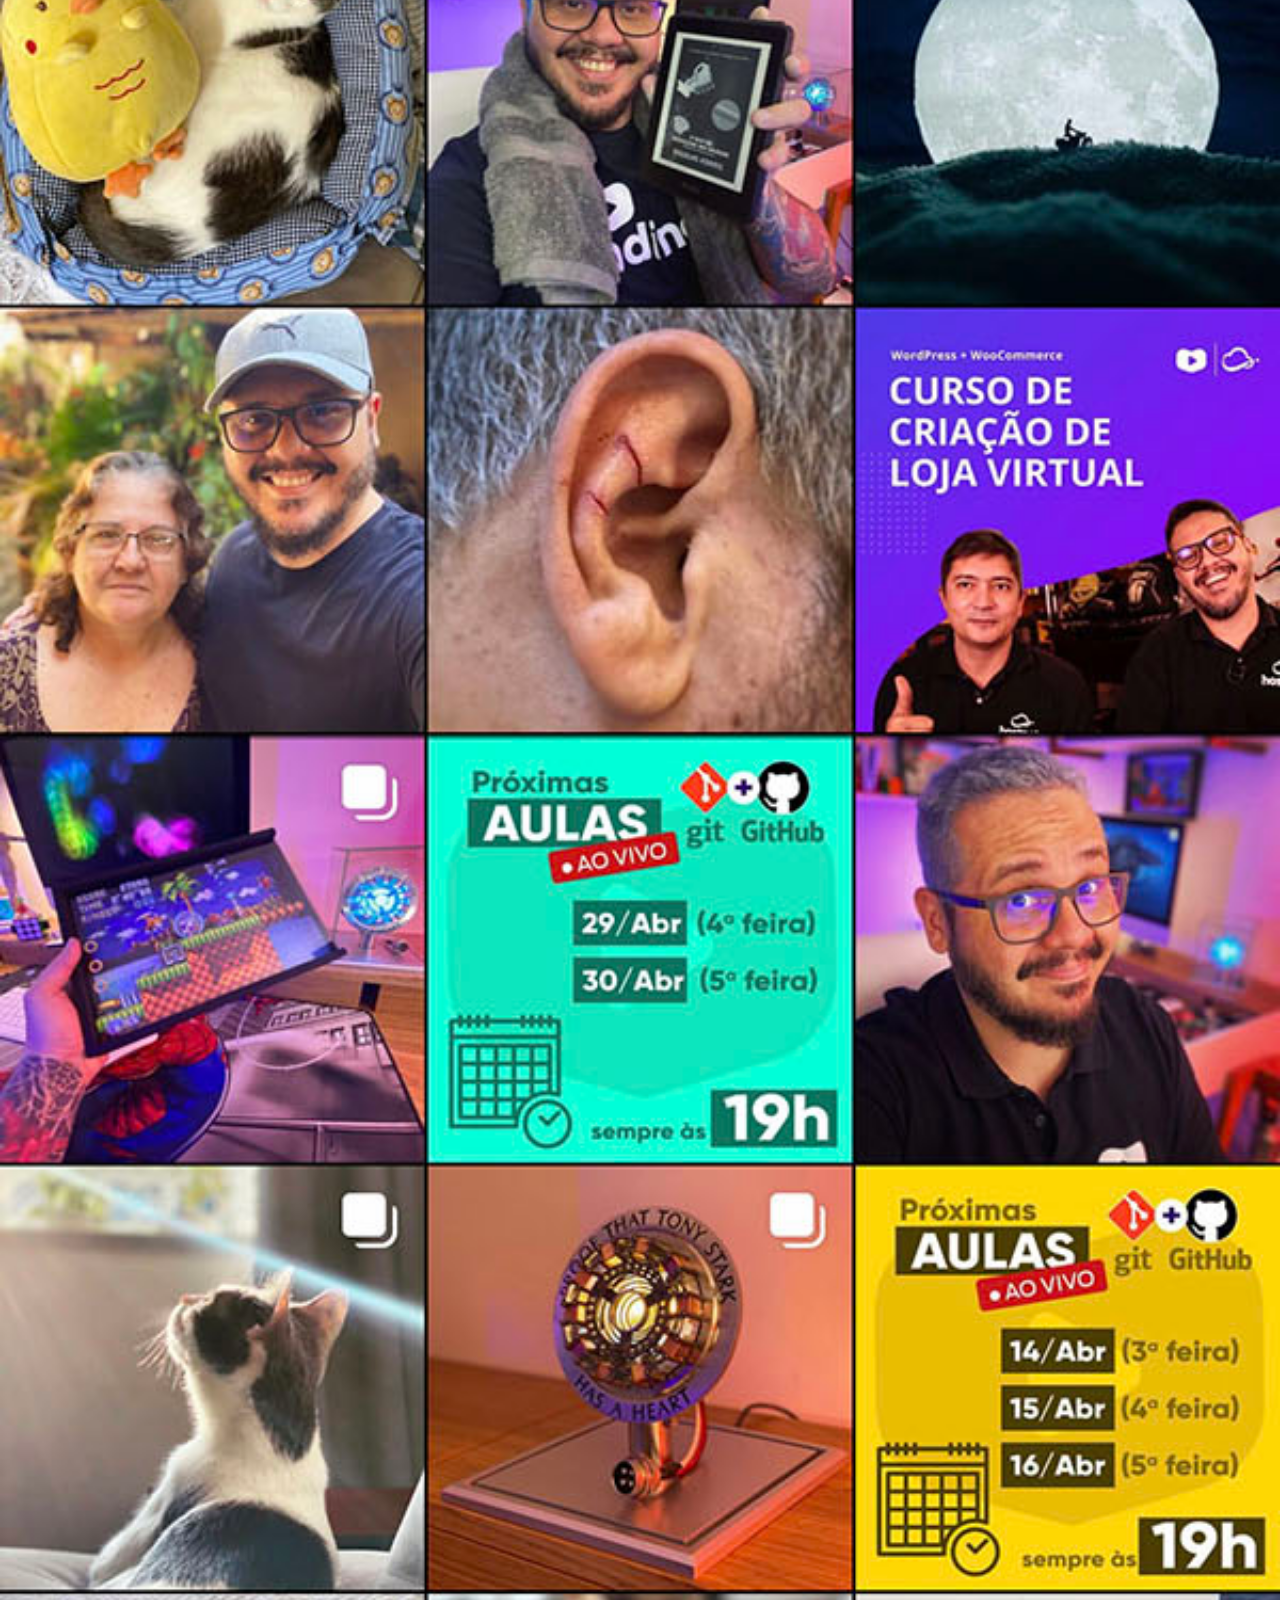
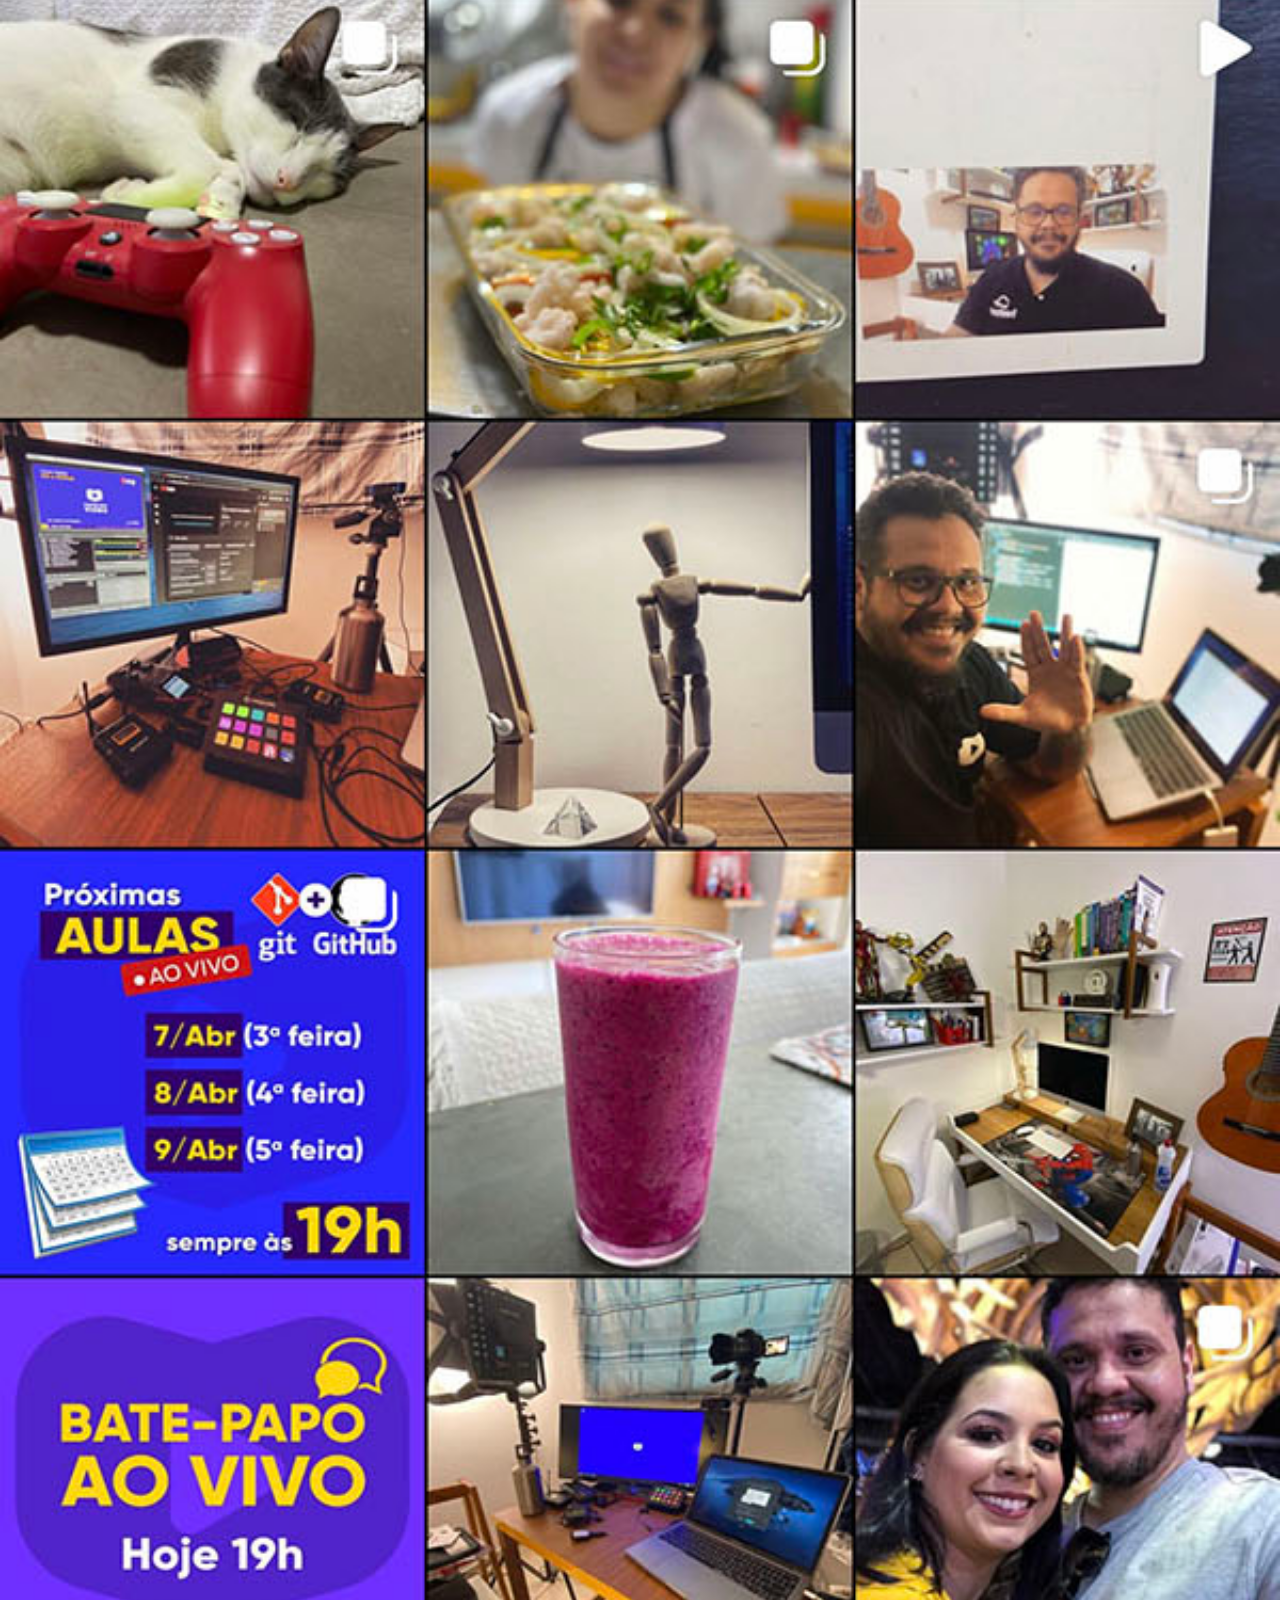
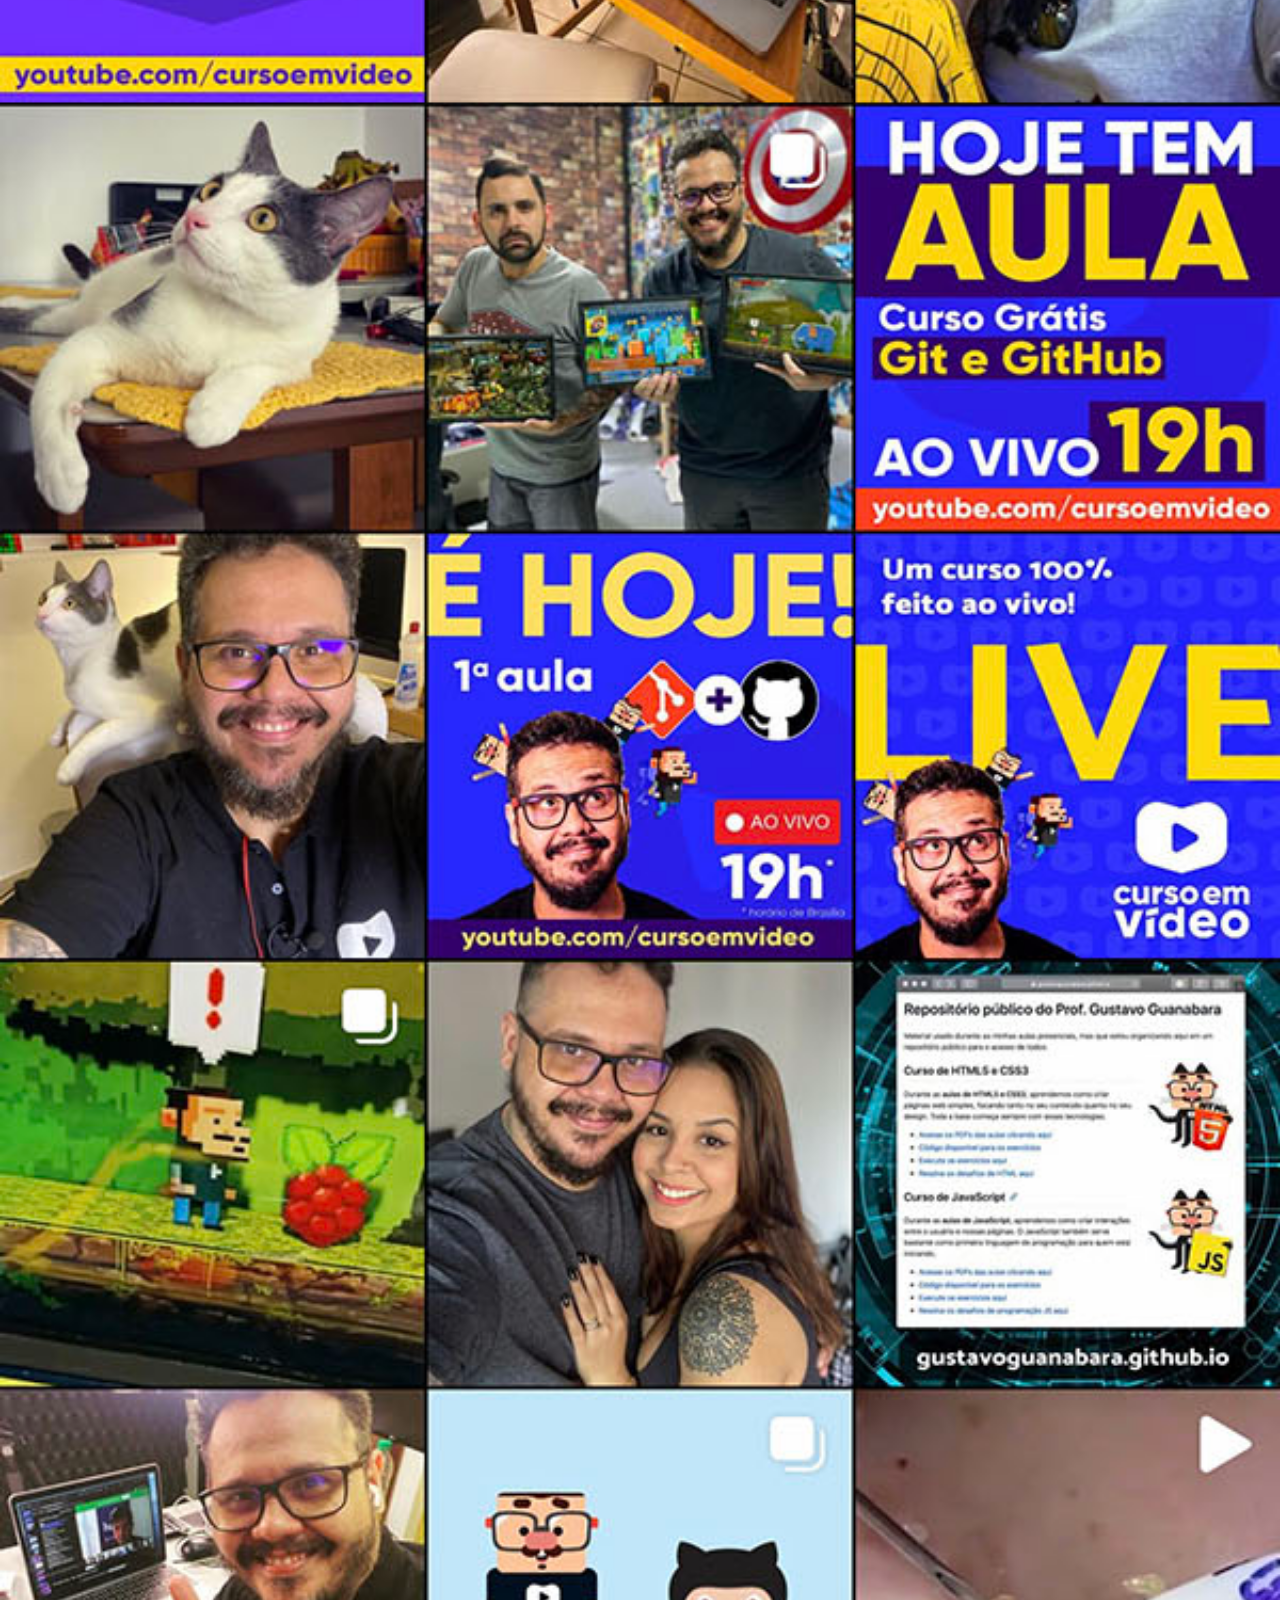
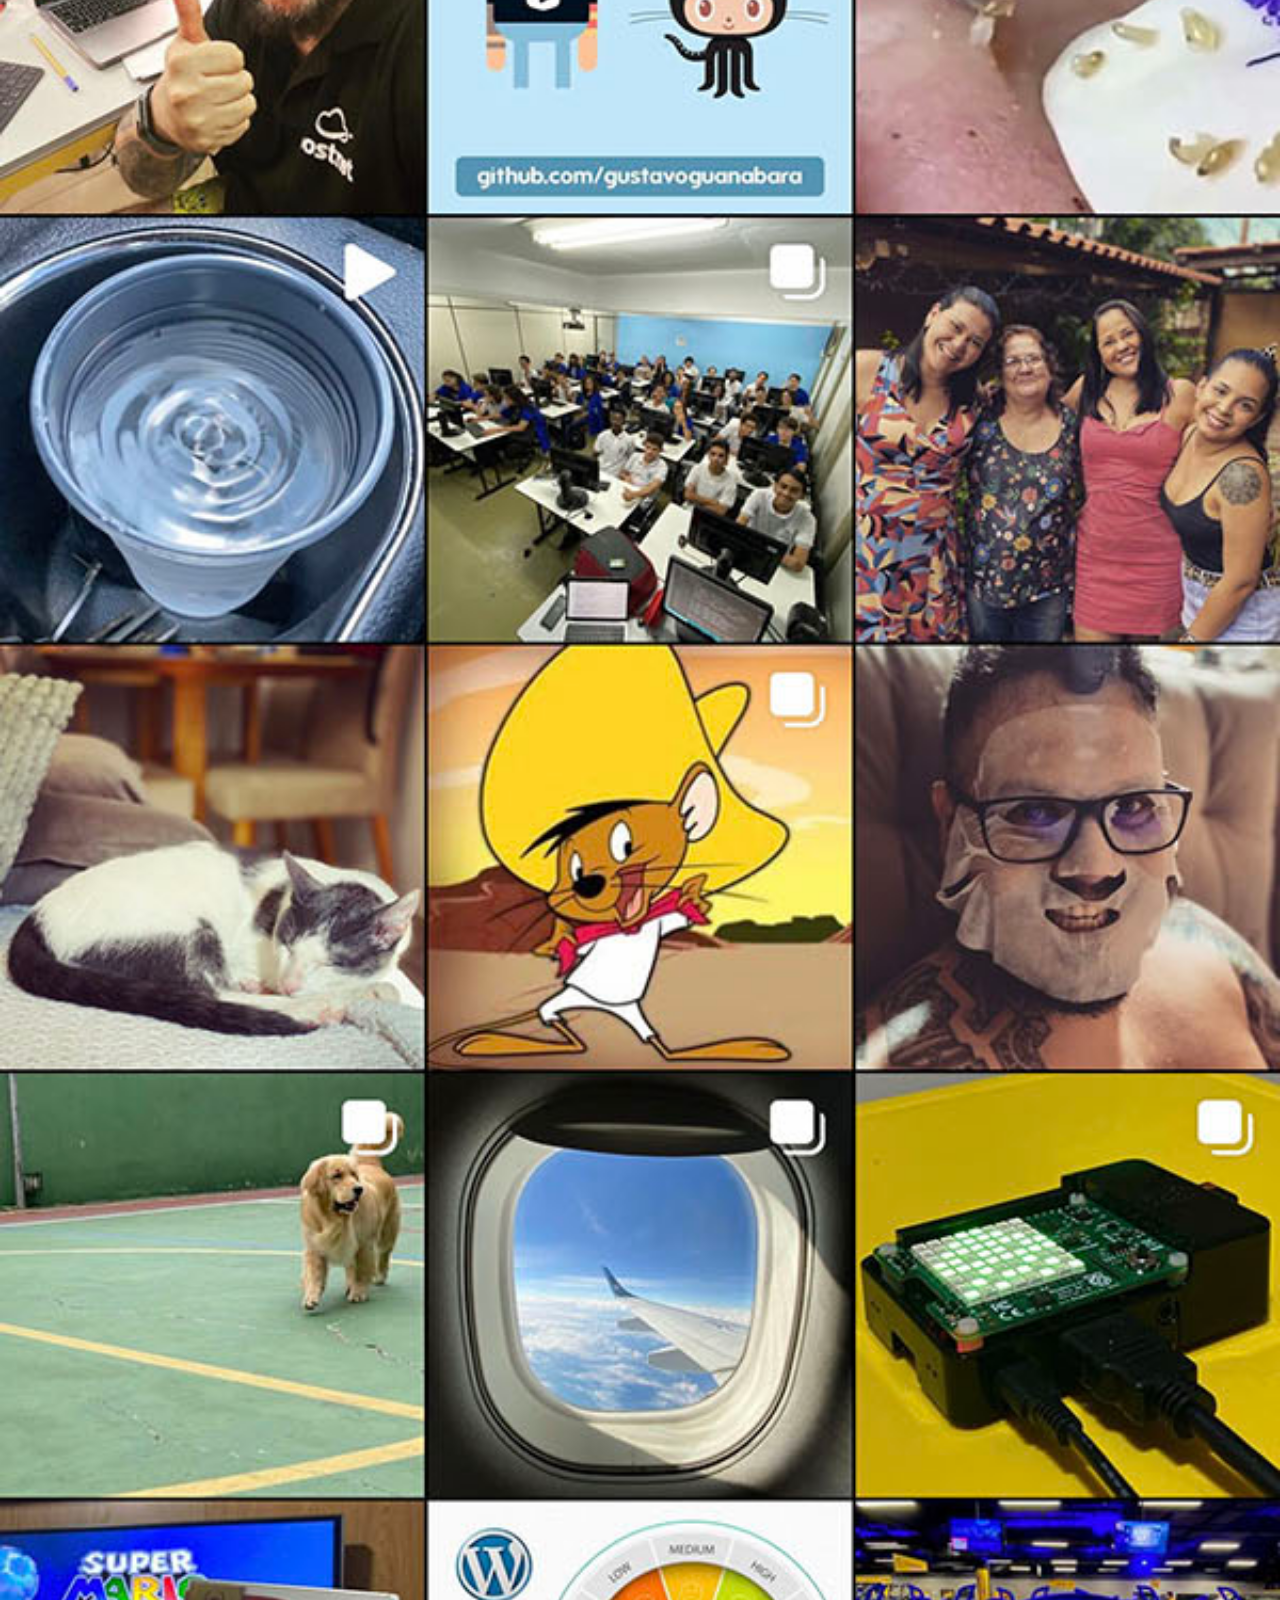
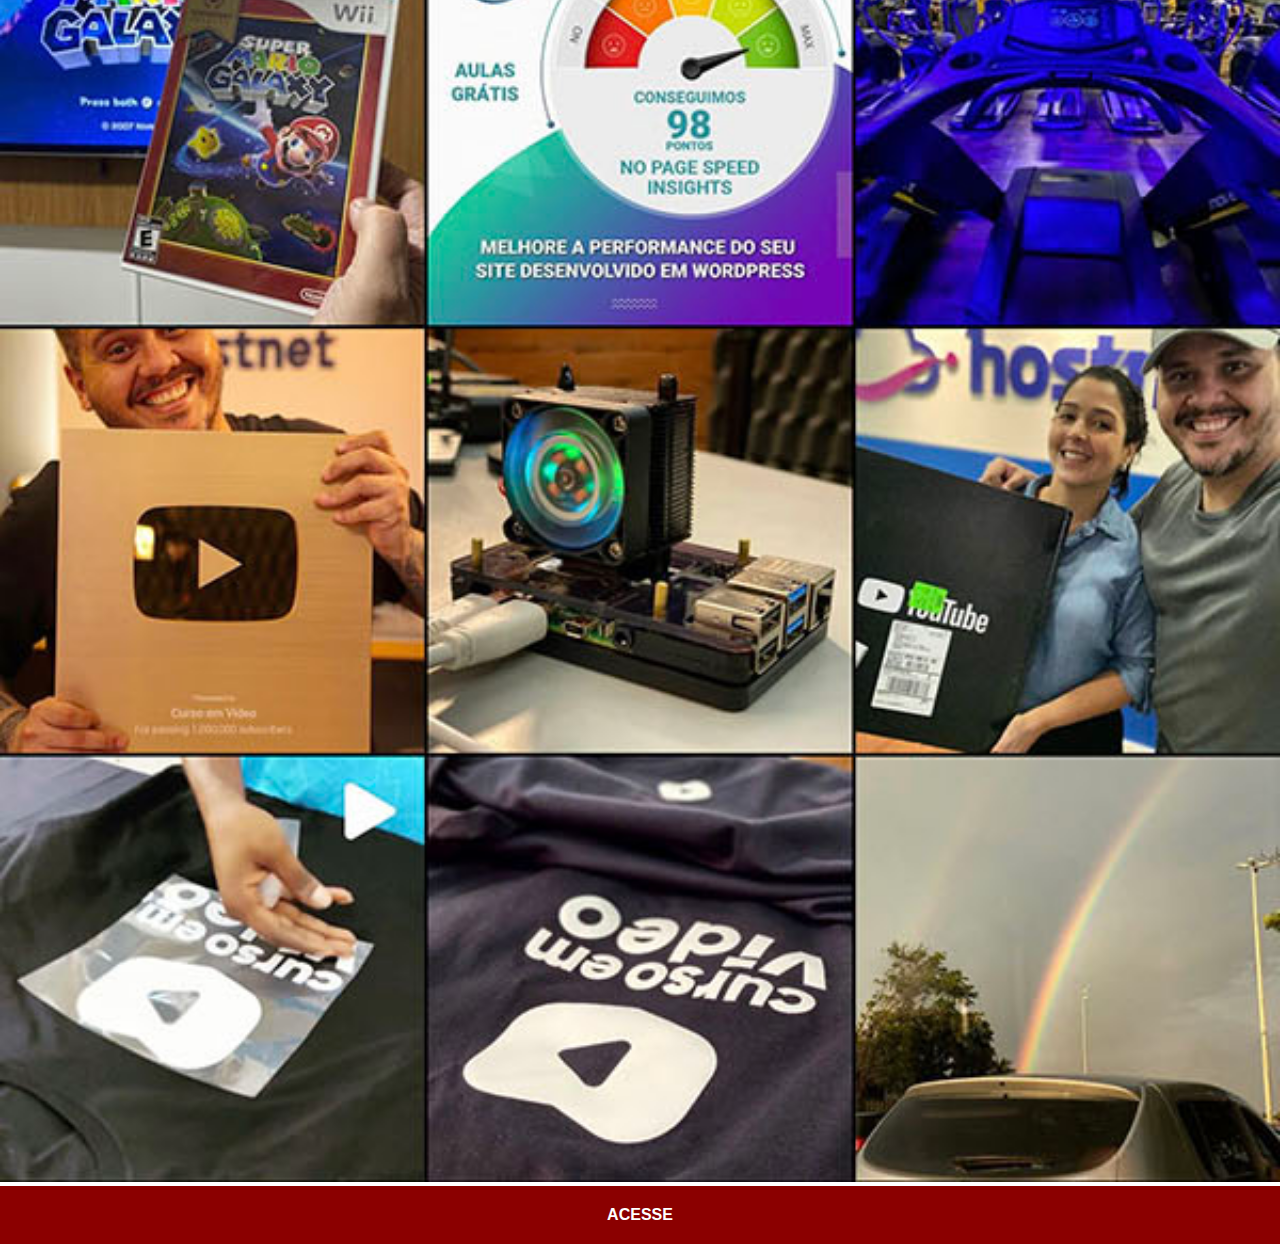
<file: instagram.html>
<!DOCTYPE html>
<html lang="pt-br">
<head>
    <meta charset="UTF-8">
    <meta http-equiv="X-UA-Compatible" content="IE=edge">
    <meta name="viewport" content="width=device-width, initial-scale=1.0">
    <link rel="stylesheet" href="estilos/social.css">
    <title>Instagram</title>
</head>
<body>
    <img src="imagens/tela-instagram.jpg" alt="Instagram">
    <a href="https://www.instagram.com/1383marcos/" target="_blank">ACESSE</a>
</body>
</html>
</file>
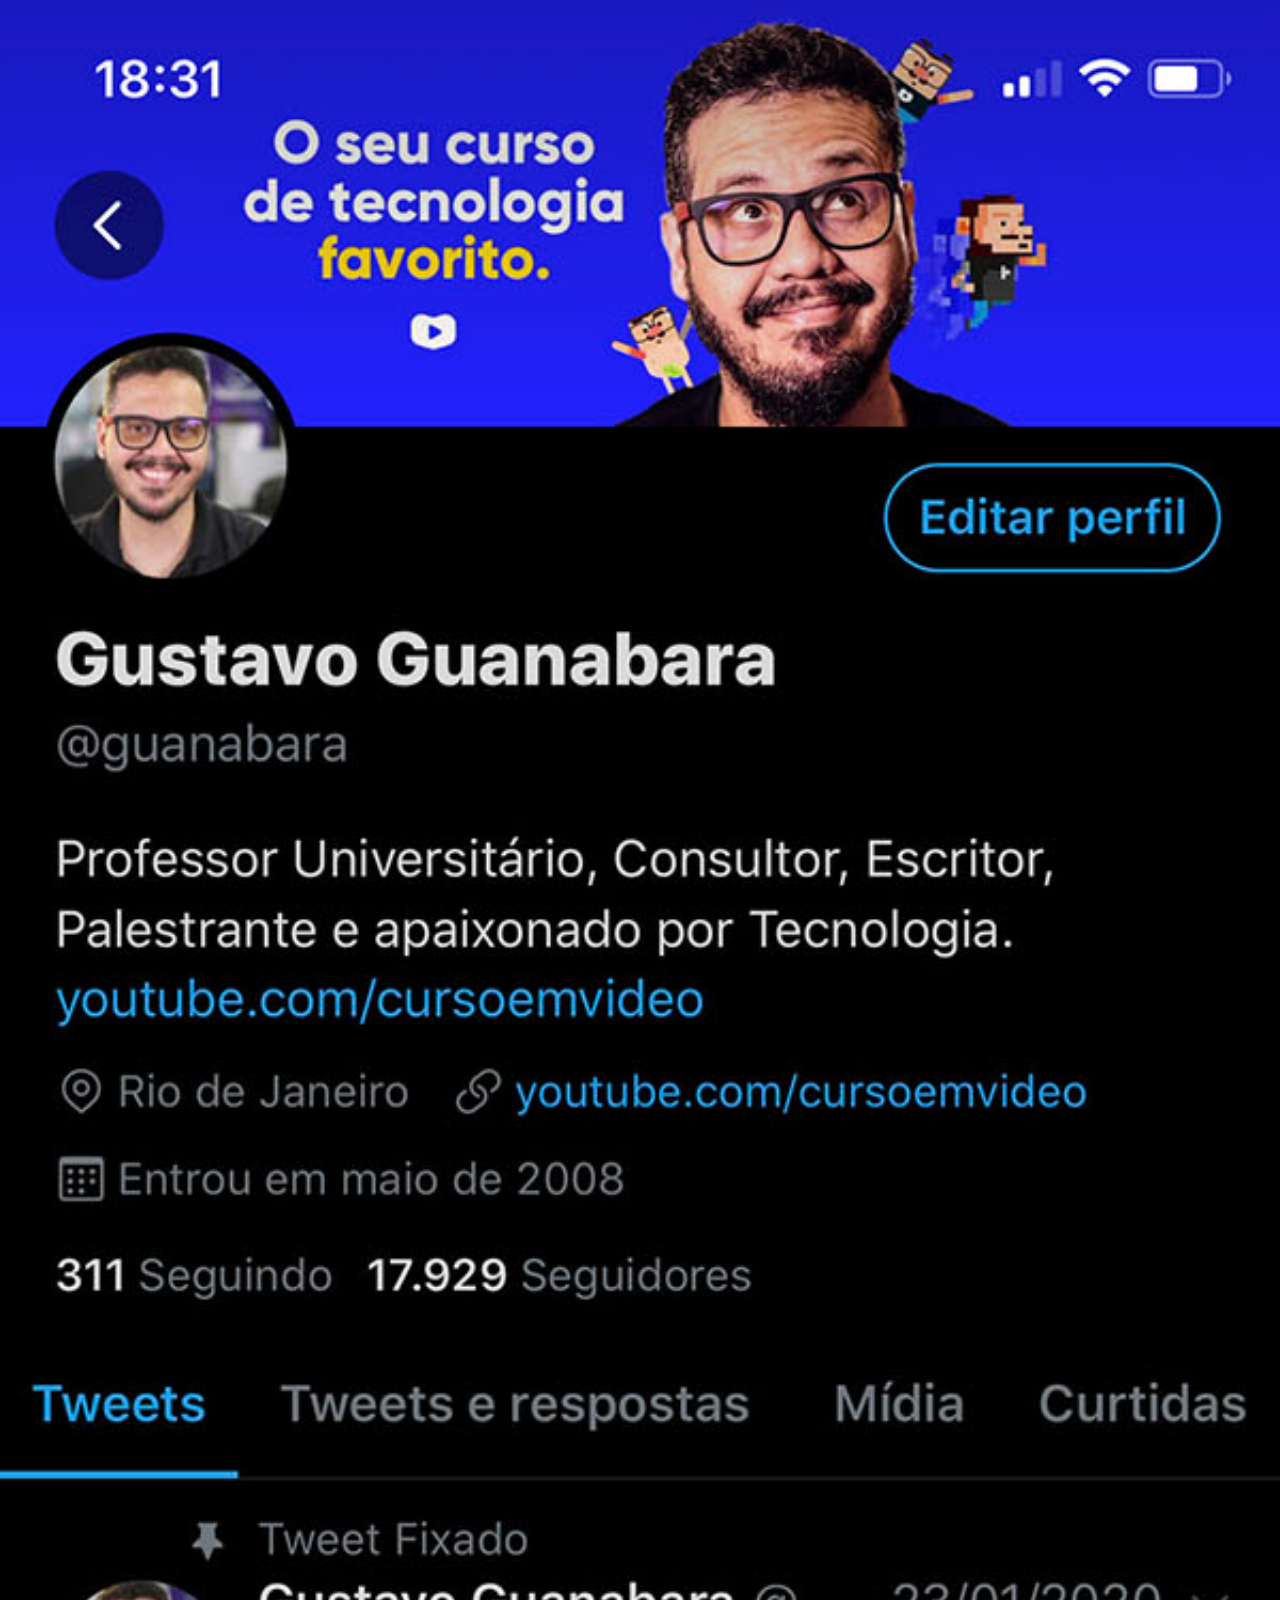
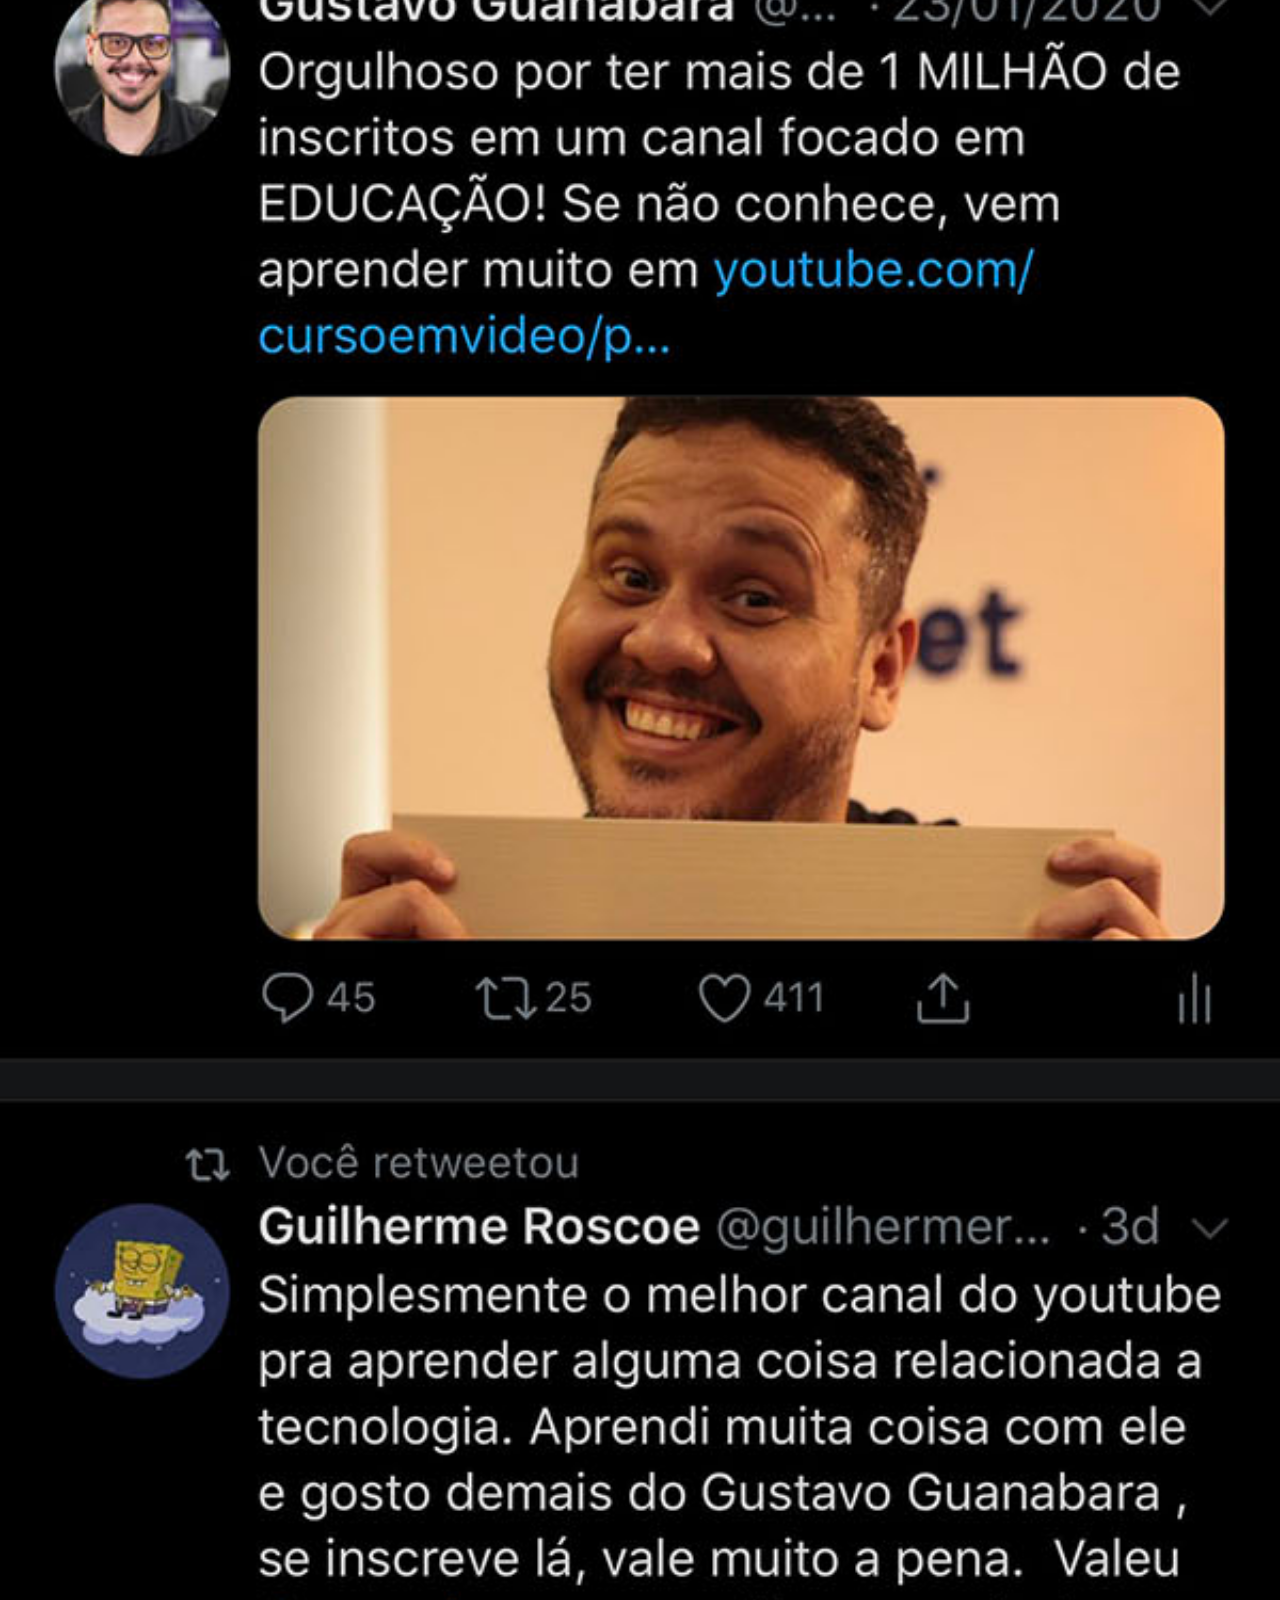
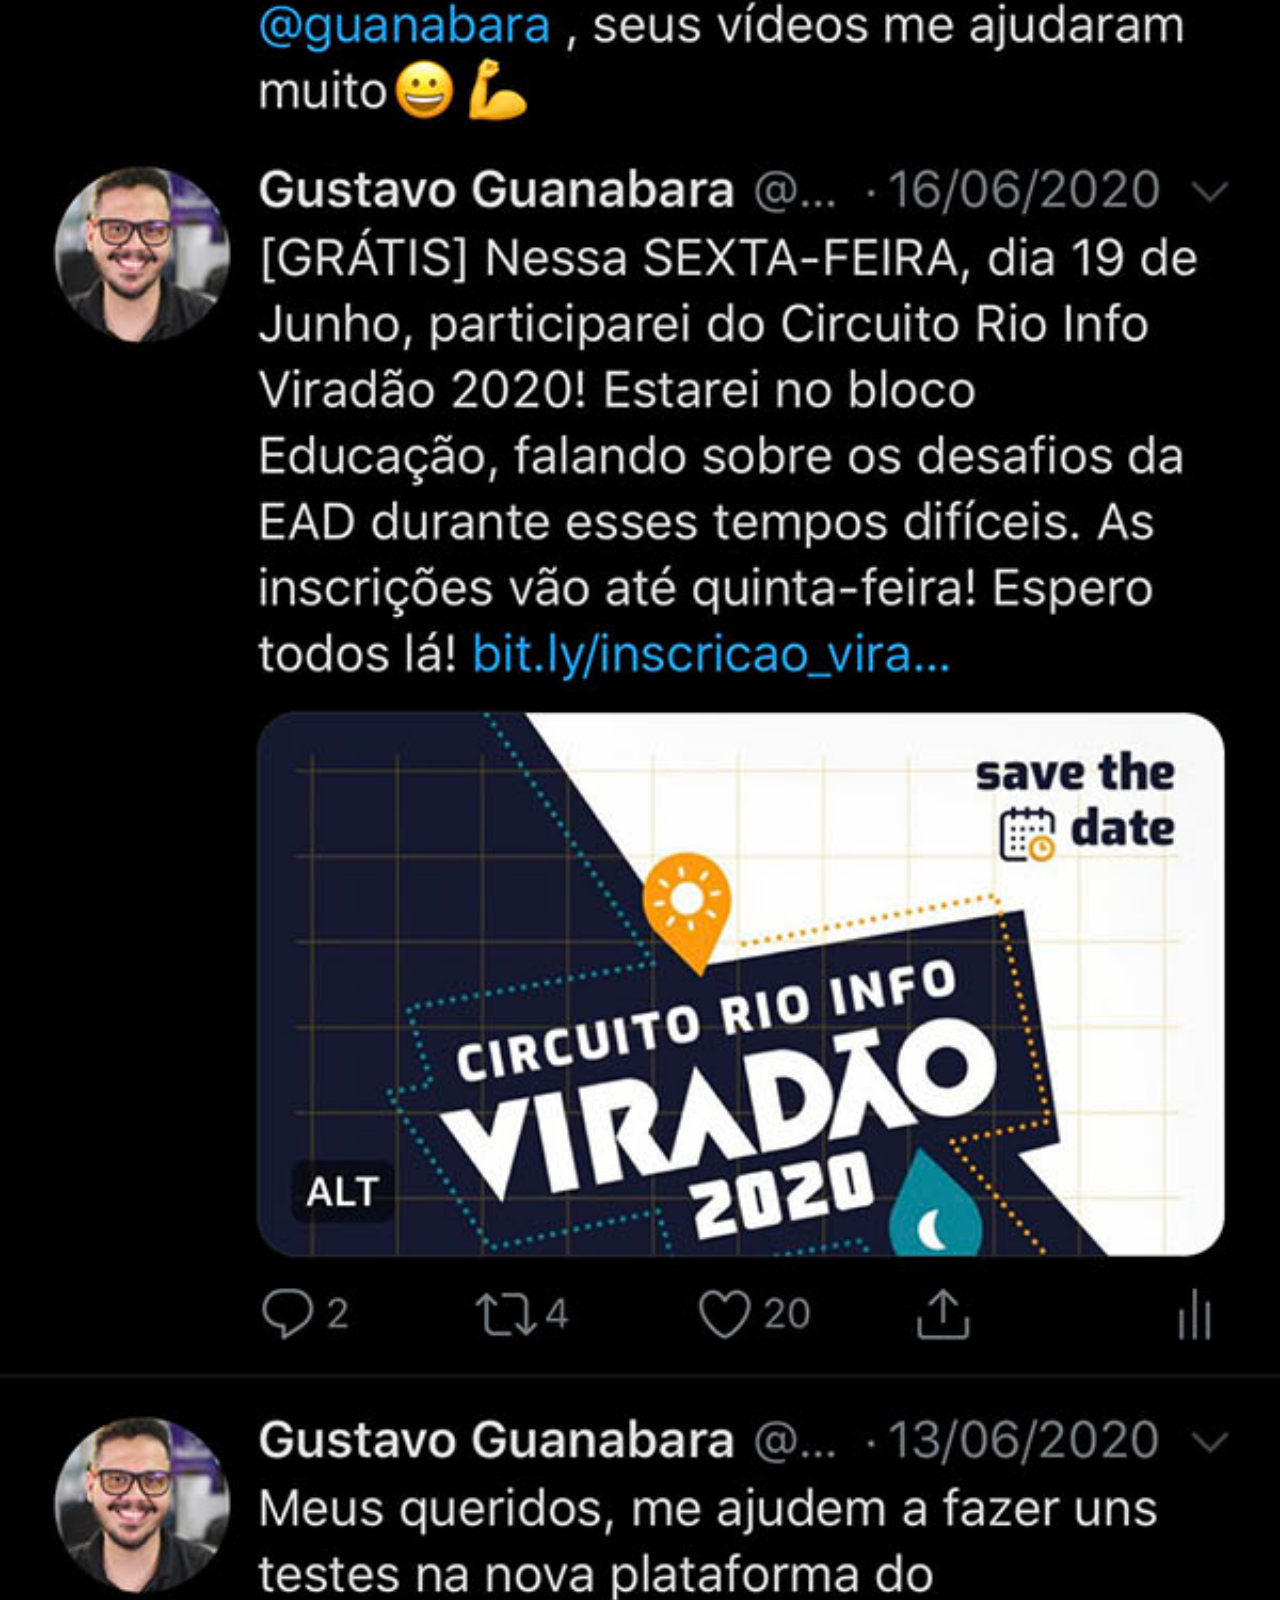
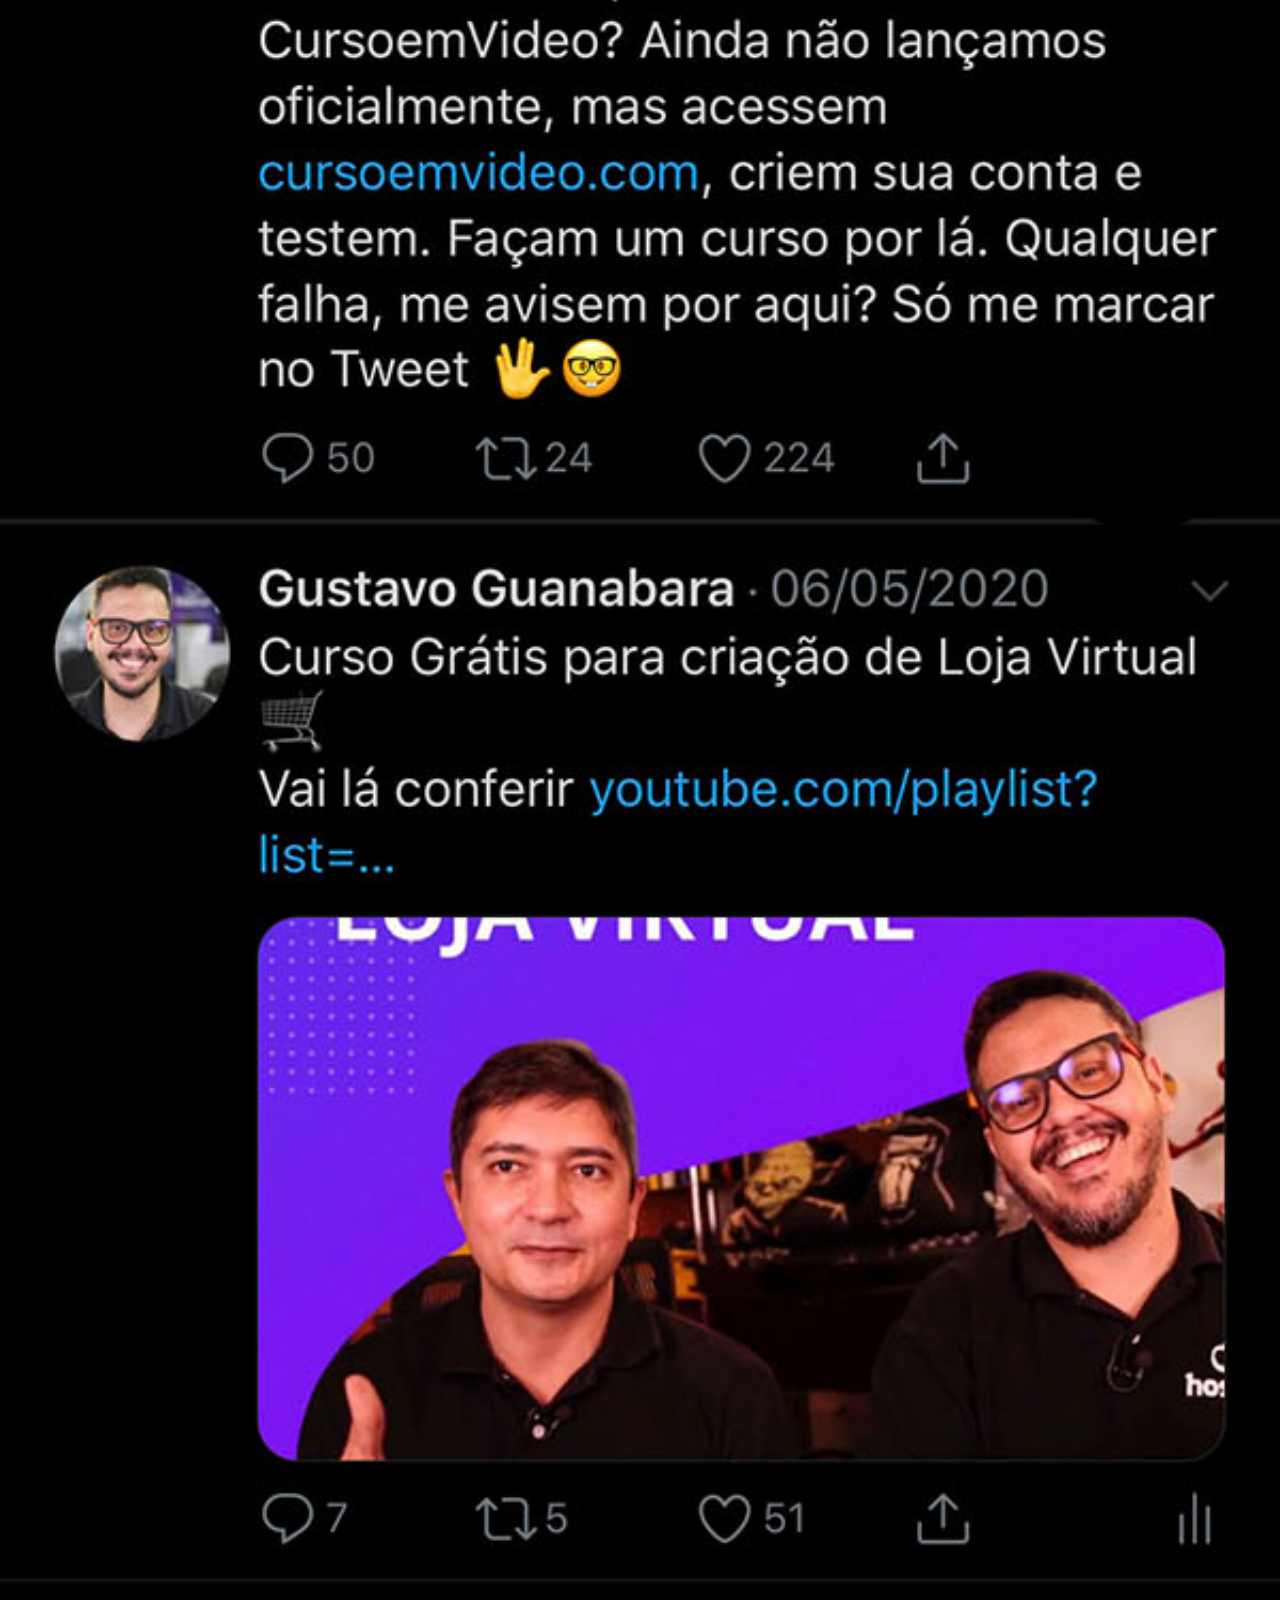
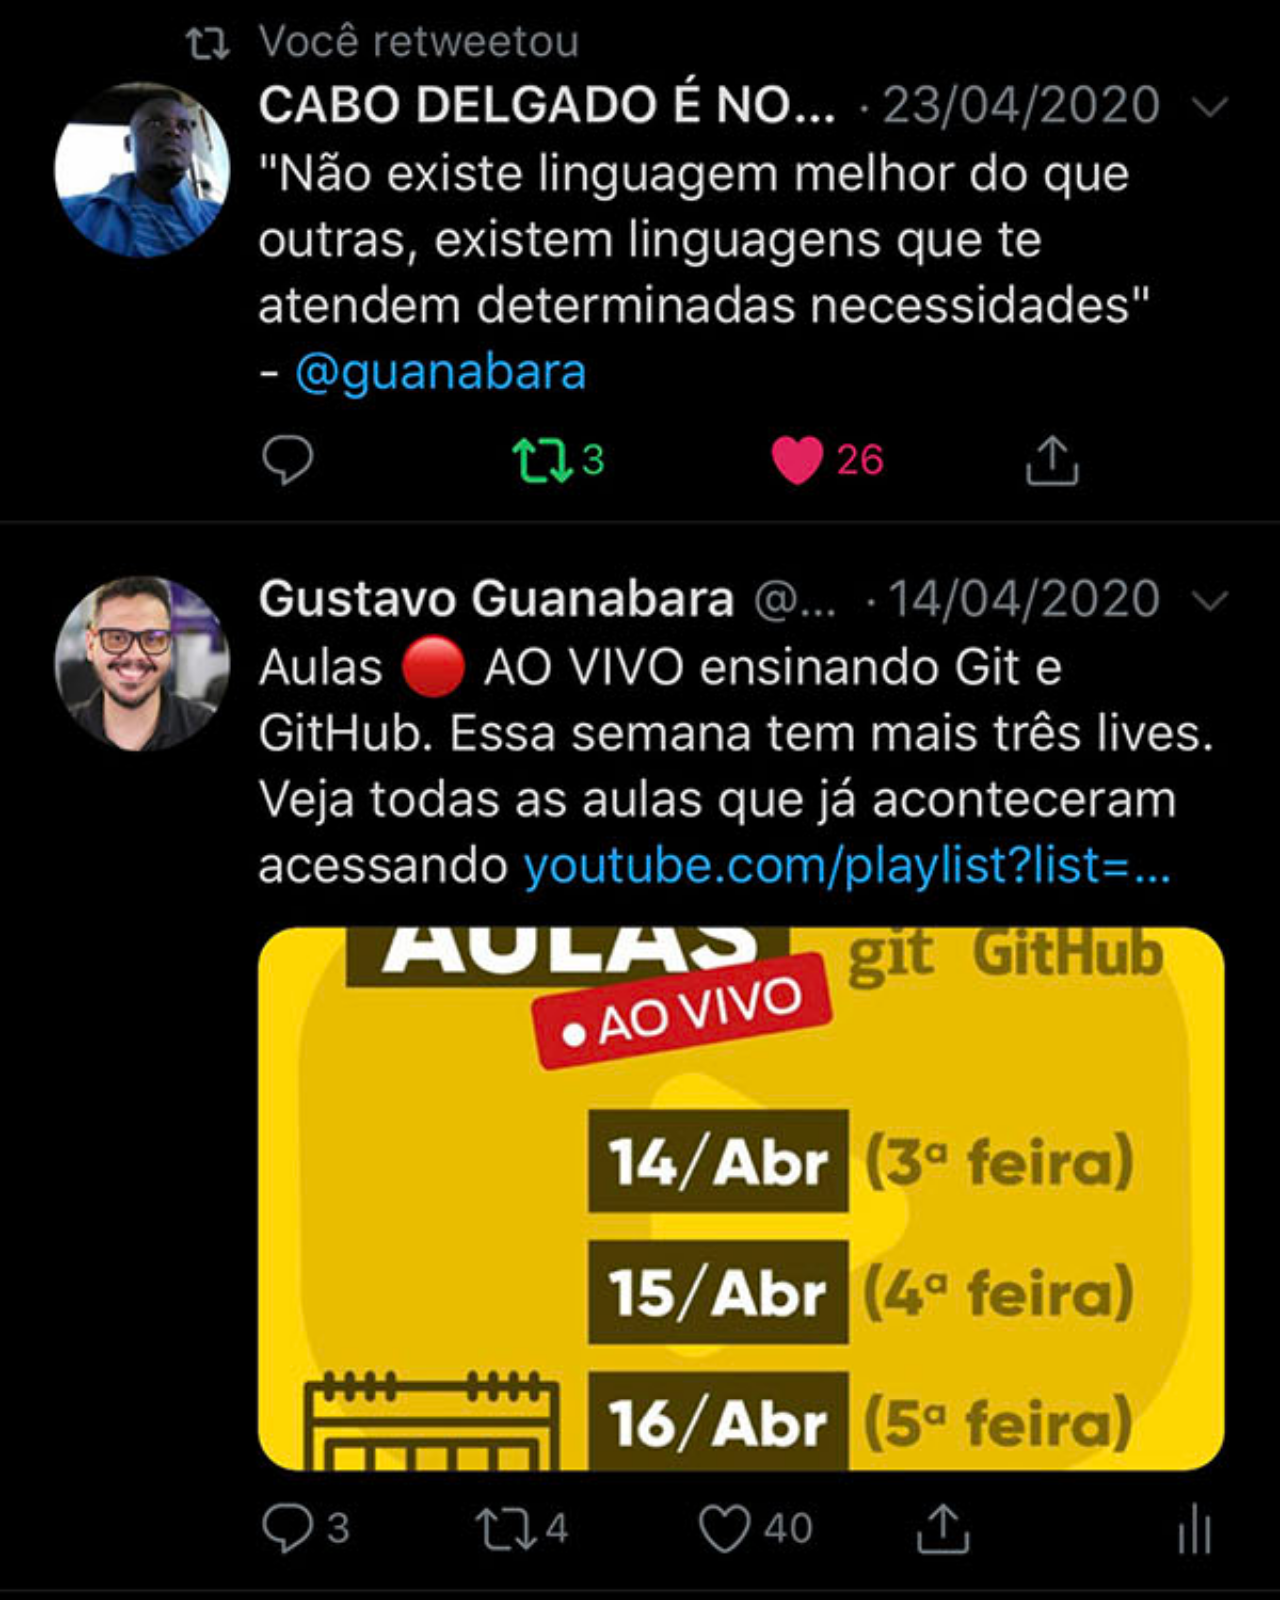
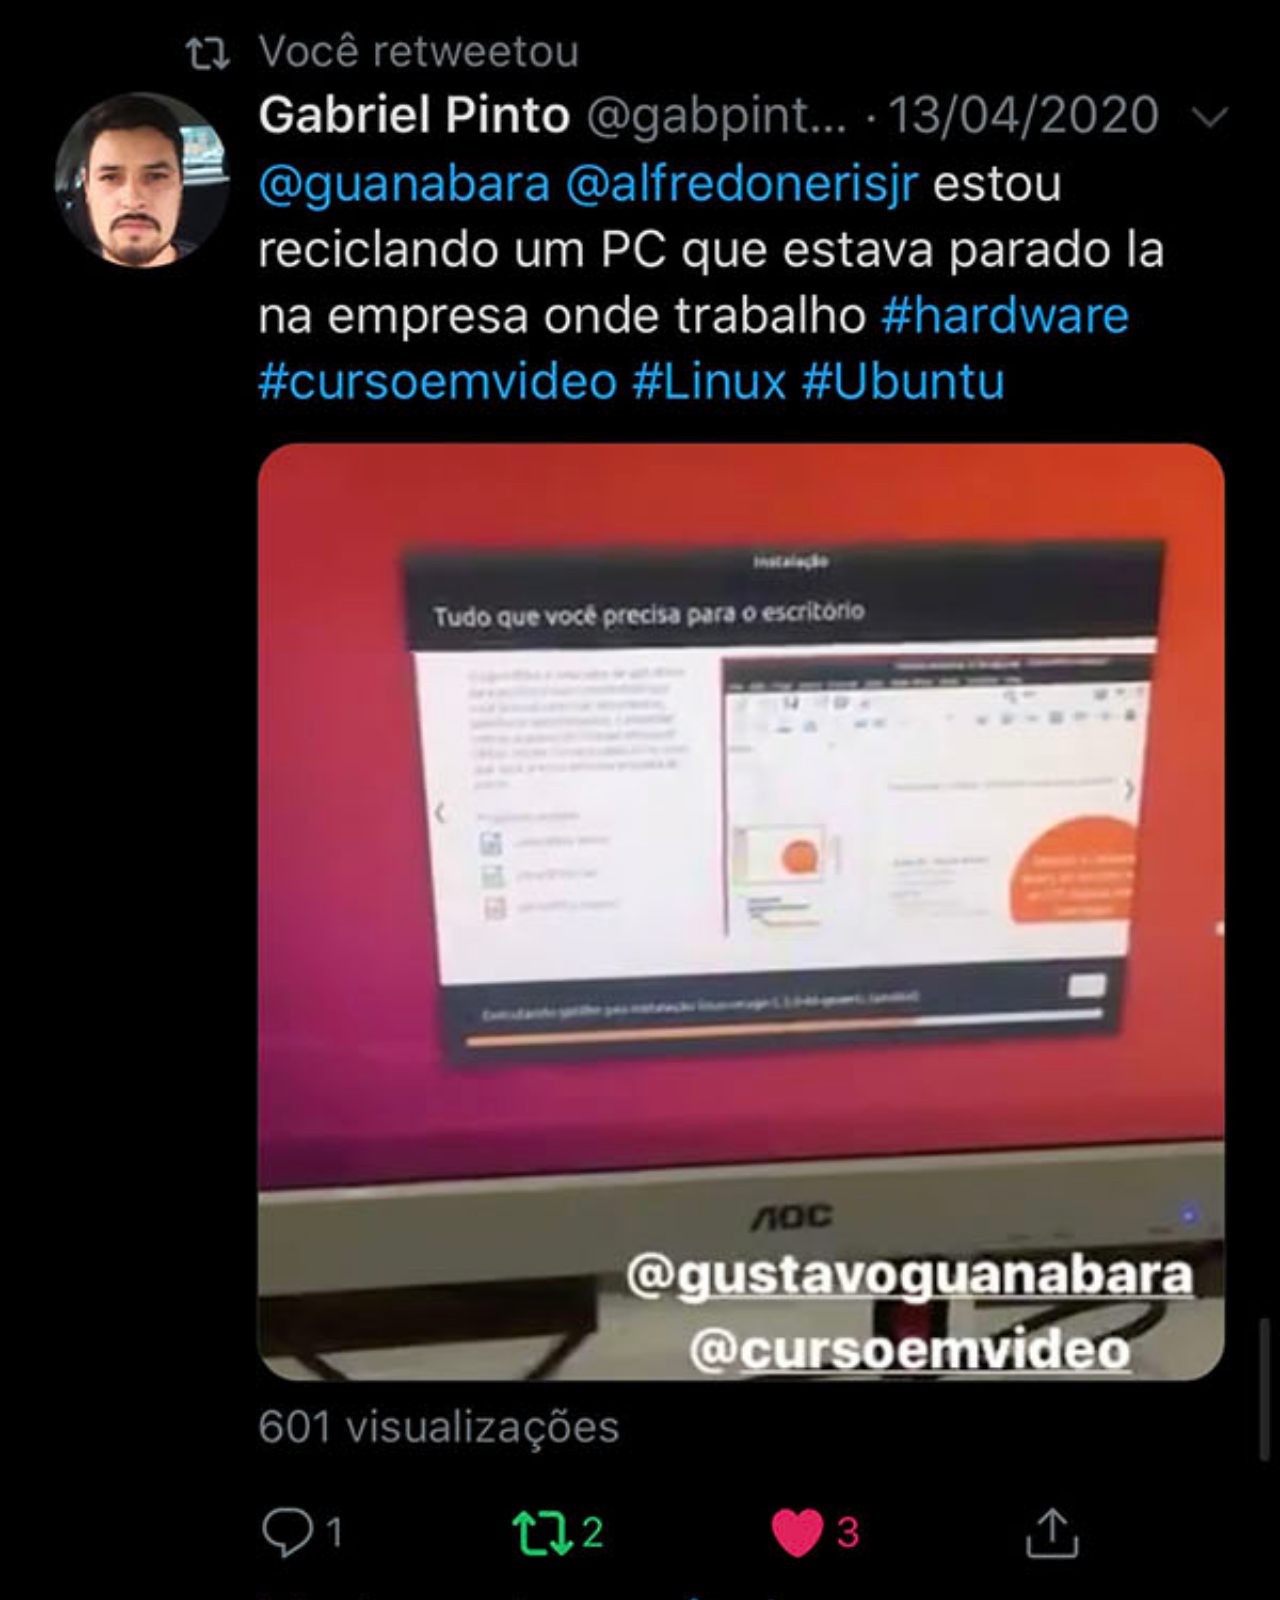
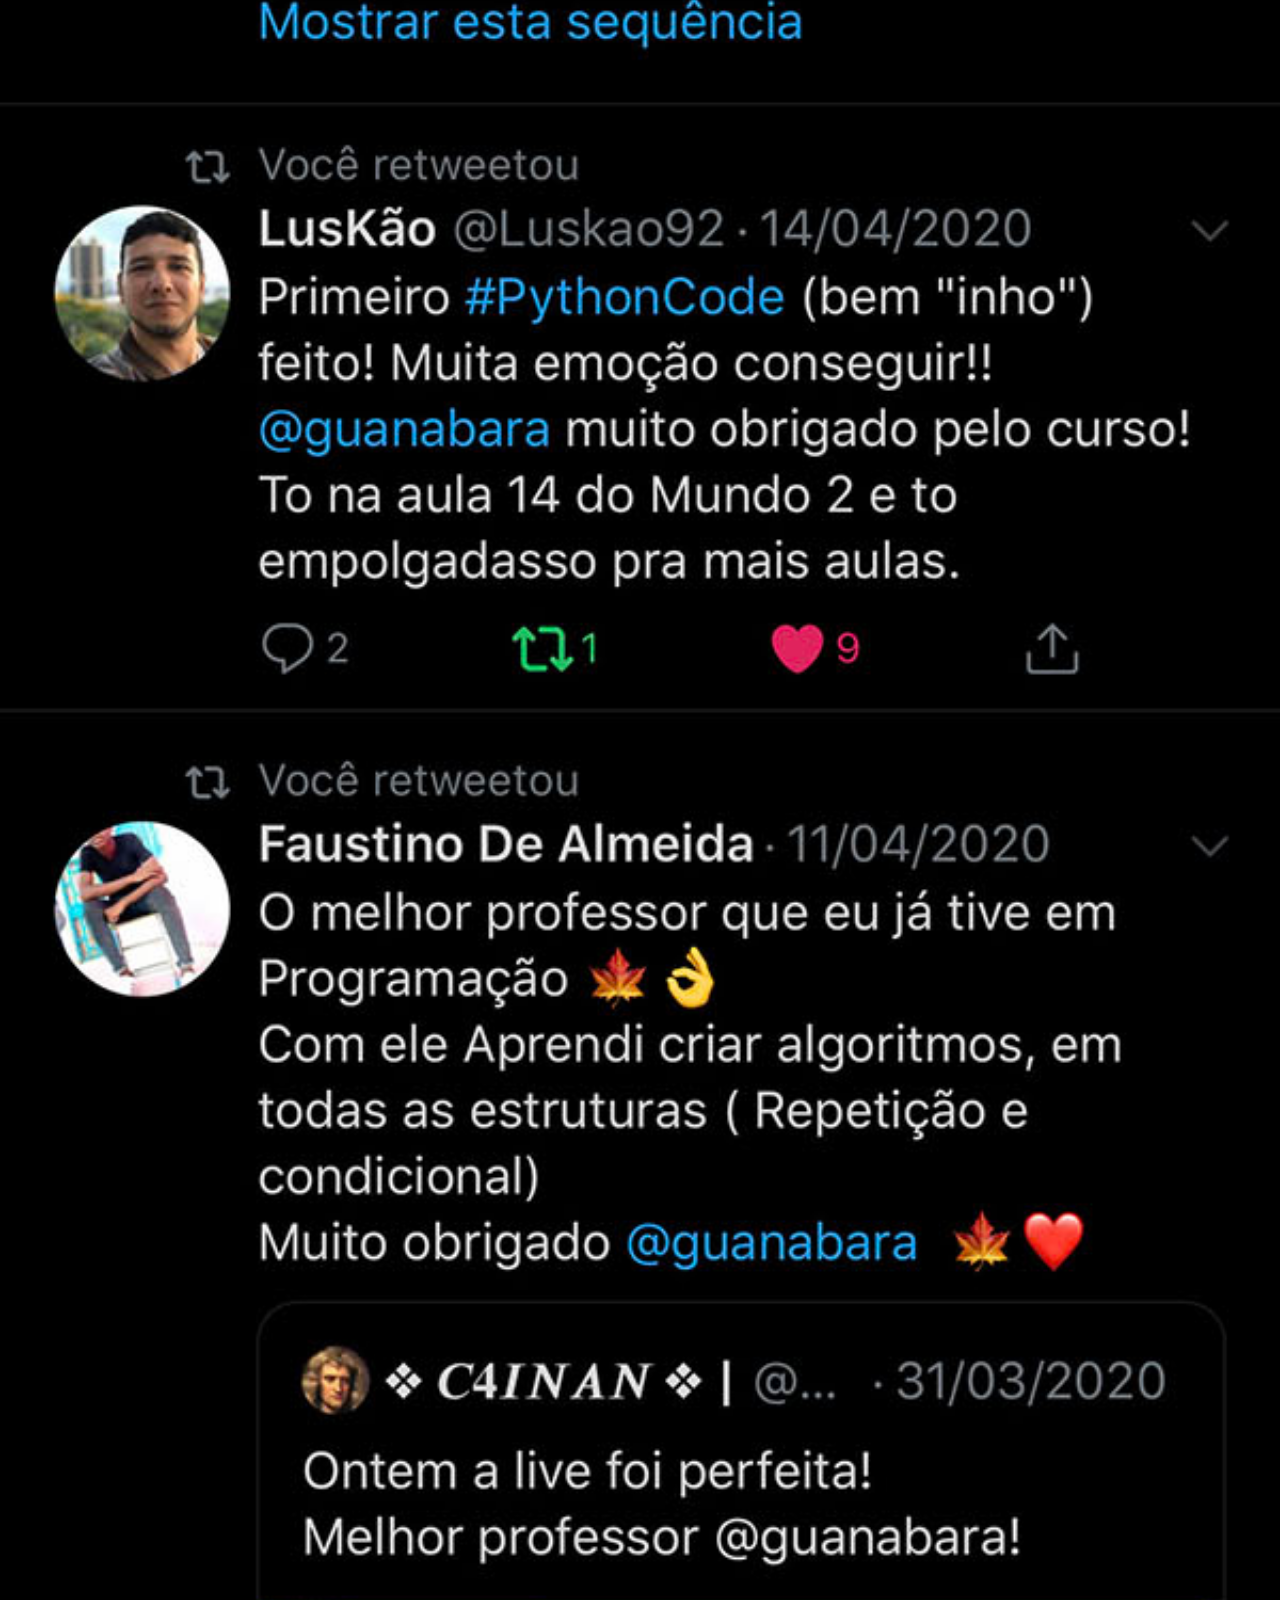
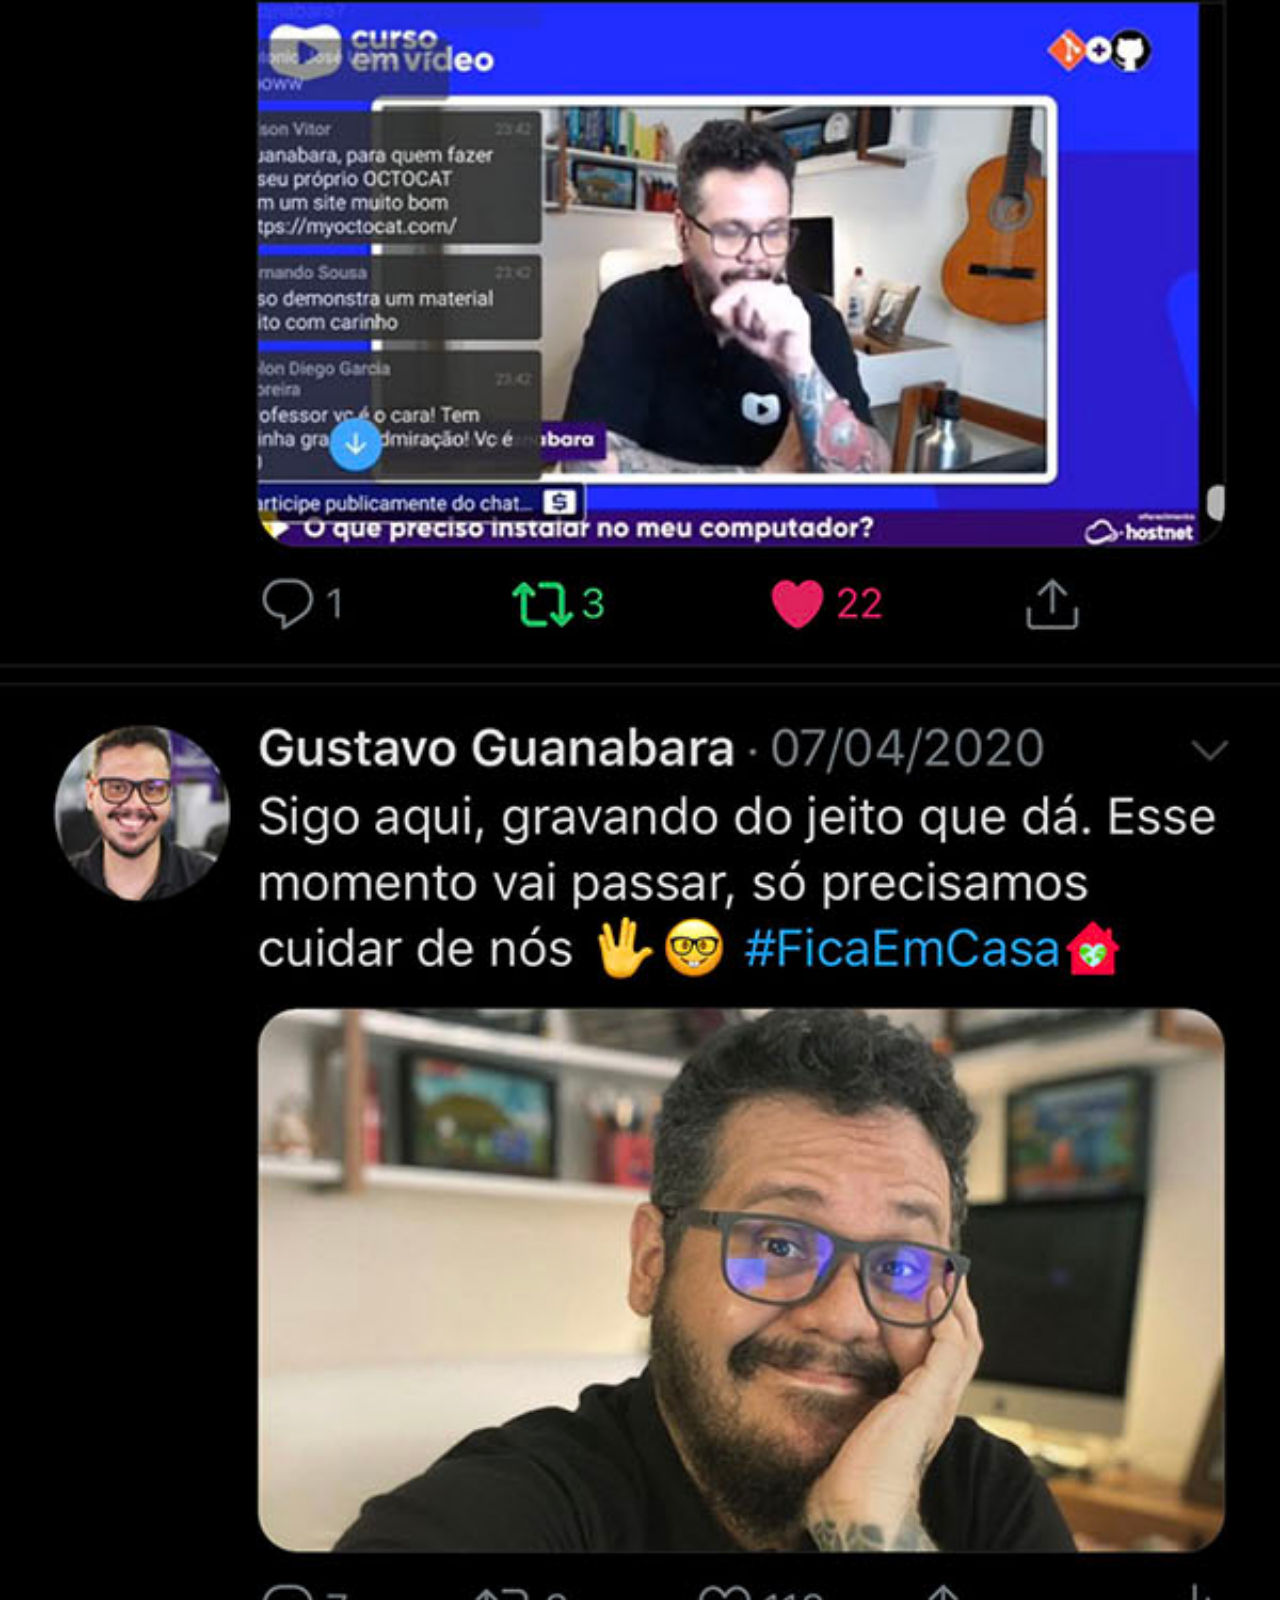
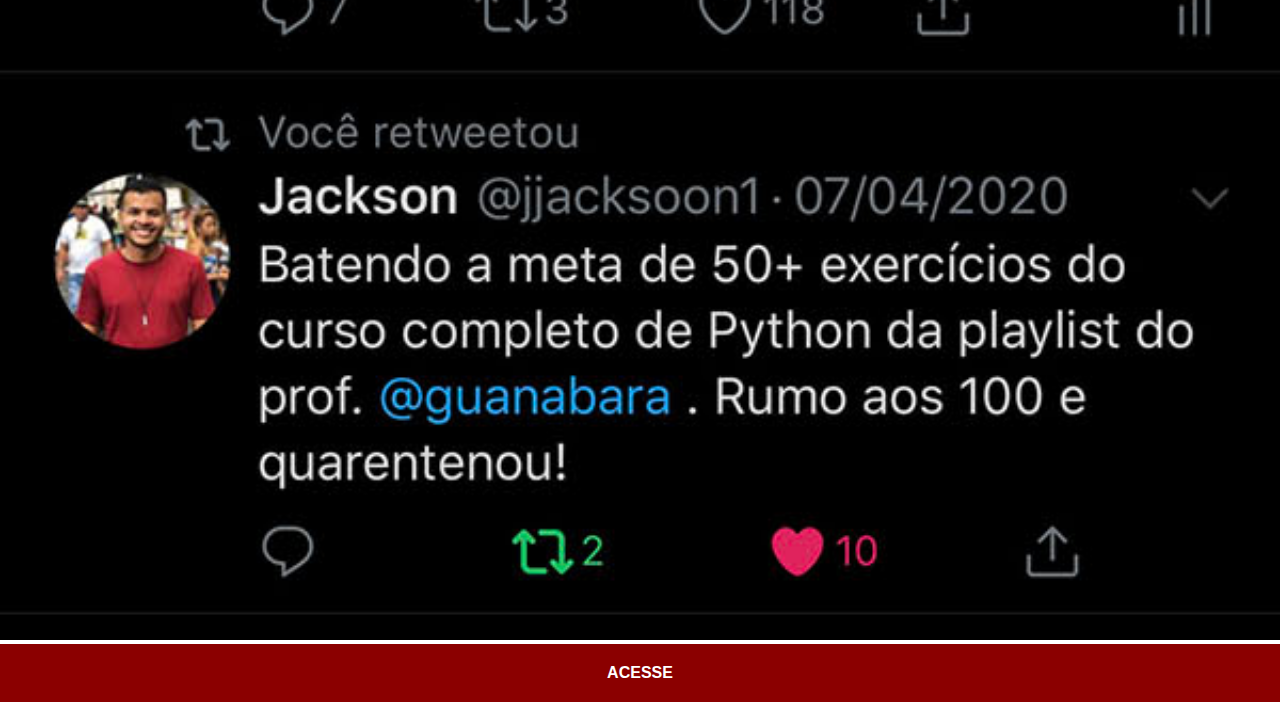
<file: twitter.html>
<!DOCTYPE html>
<html lang="en">
<head>
    <meta charset="UTF-8">
    <meta http-equiv="X-UA-Compatible" content="IE=edge">
    <meta name="viewport" content="width=device-width, initial-scale=1.0">
    <link rel="stylesheet" href="estilos/social.css">
    <title>Twitter</title>
</head>
<body>
    <img src="imagens/tela-twitter.jpg" alt="Twitter">
    <a href="https://twitter.com" target="_blank">ACESSE</a>
</body>
</html>
</file>
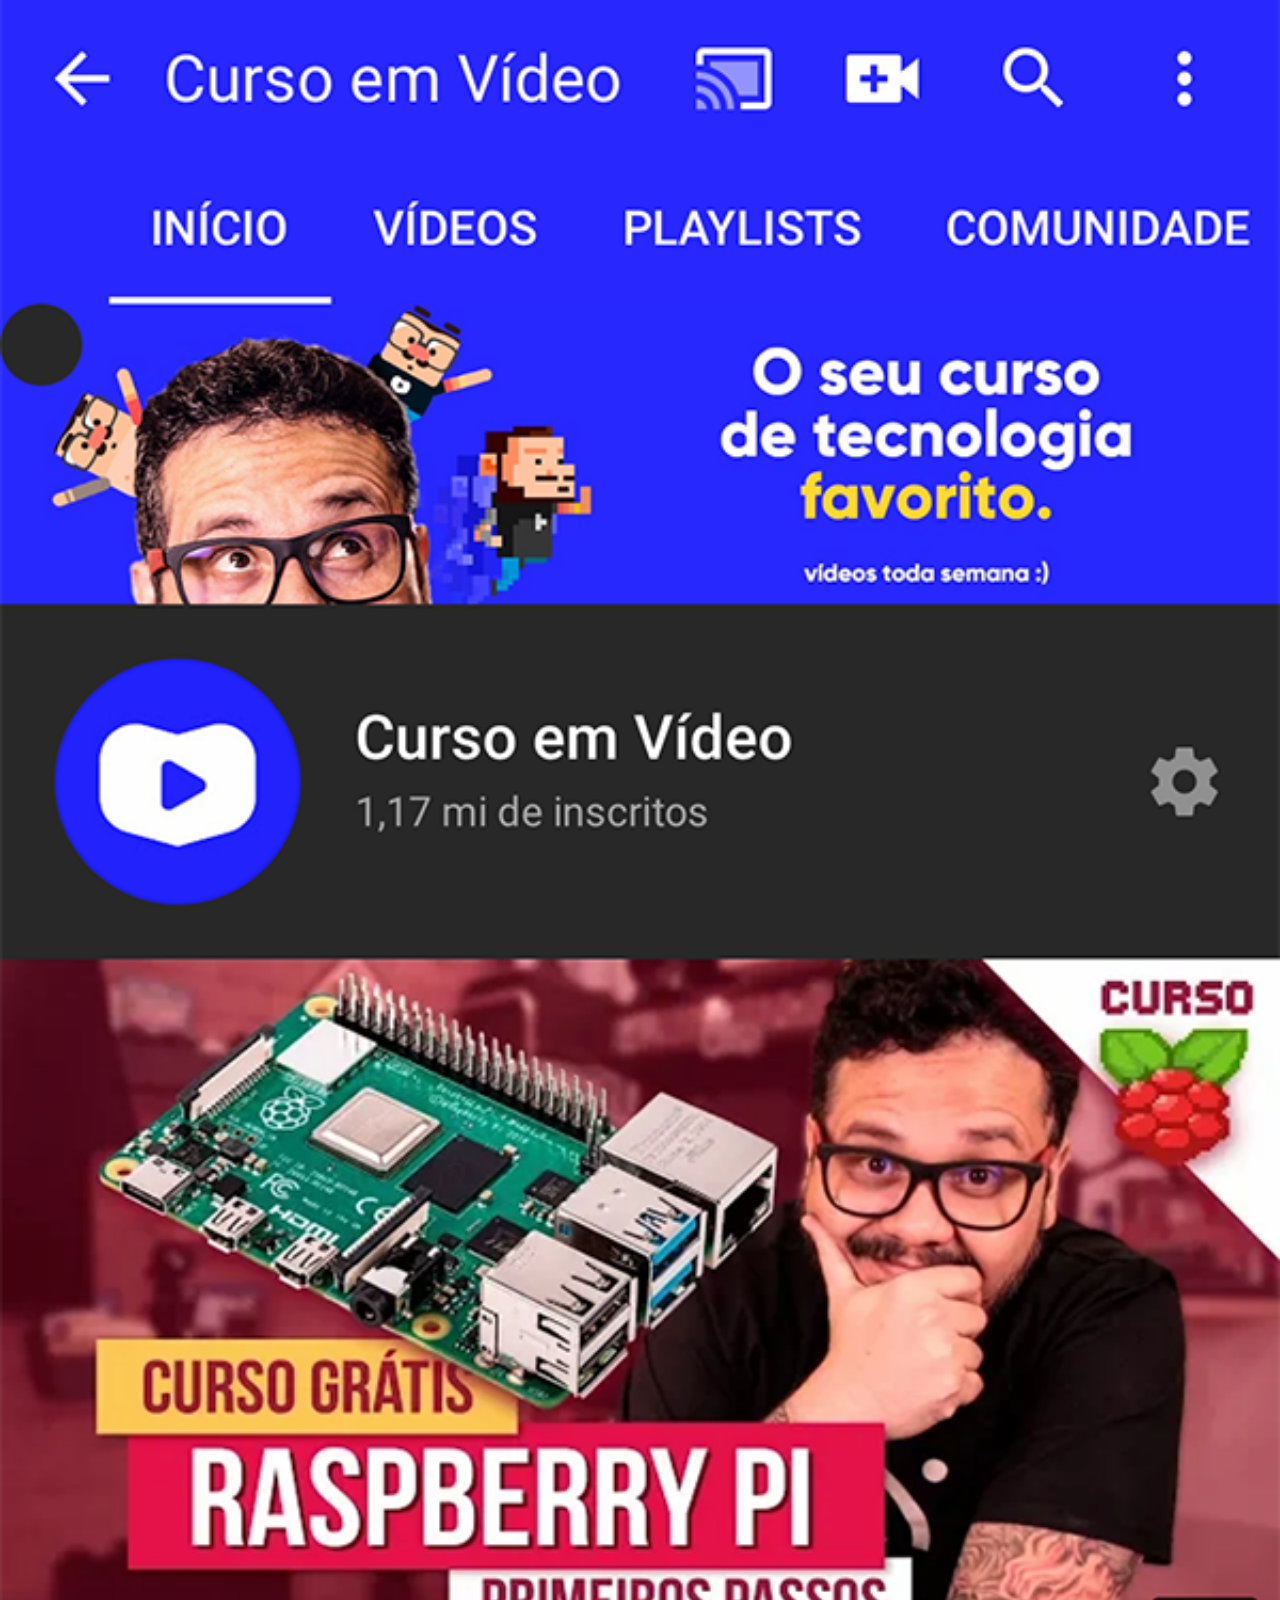
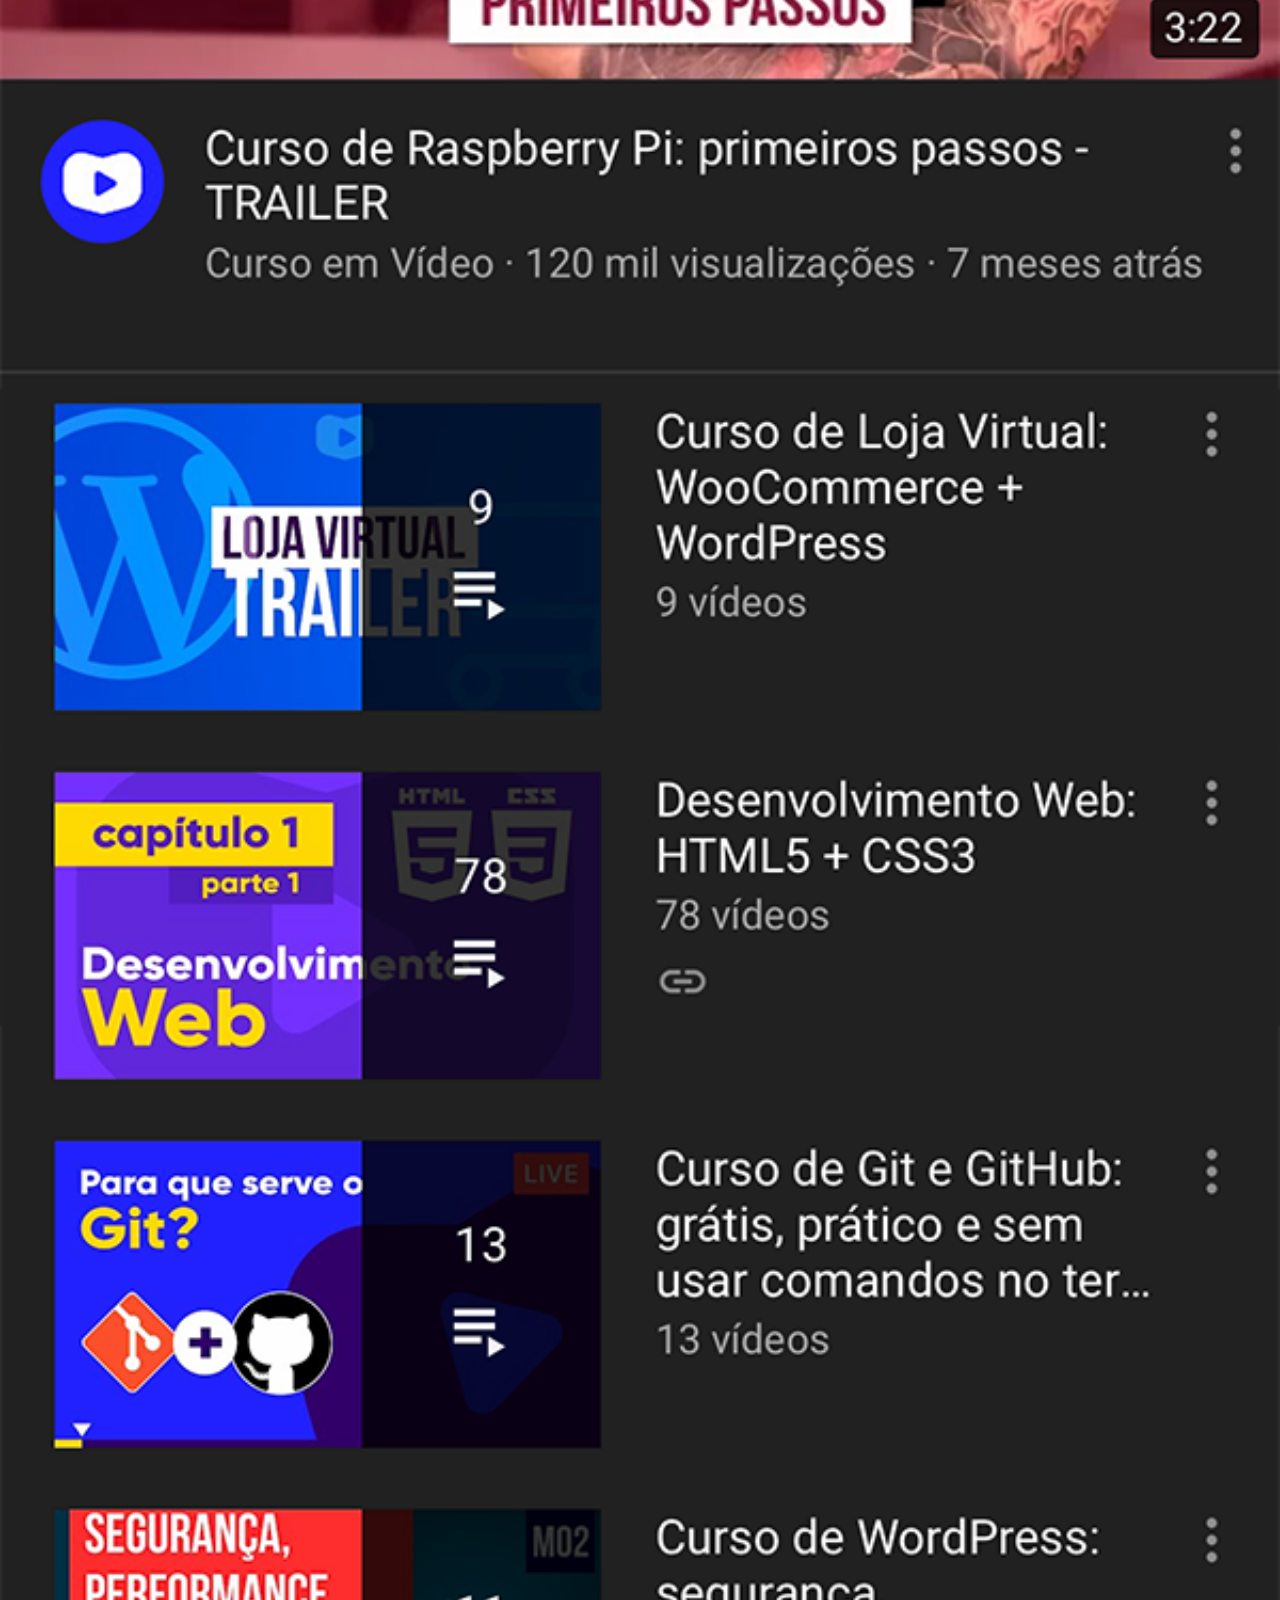
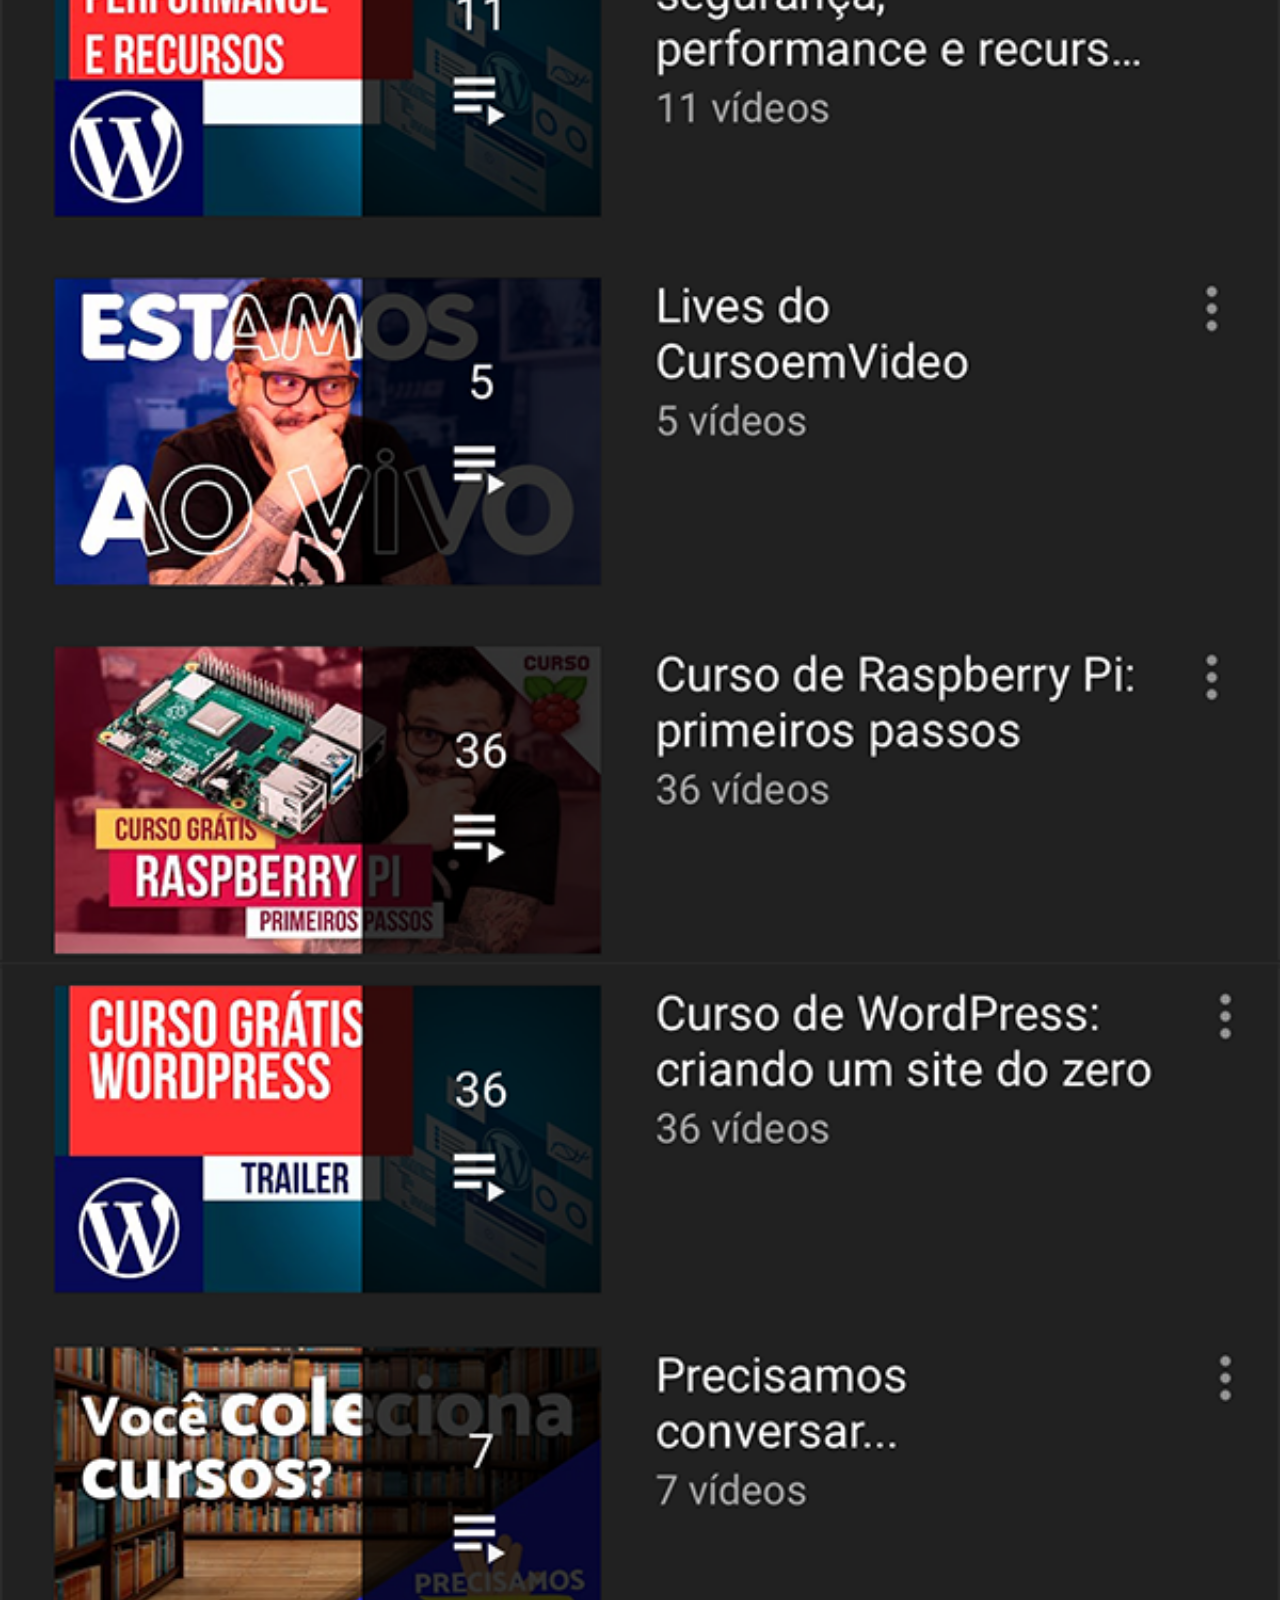
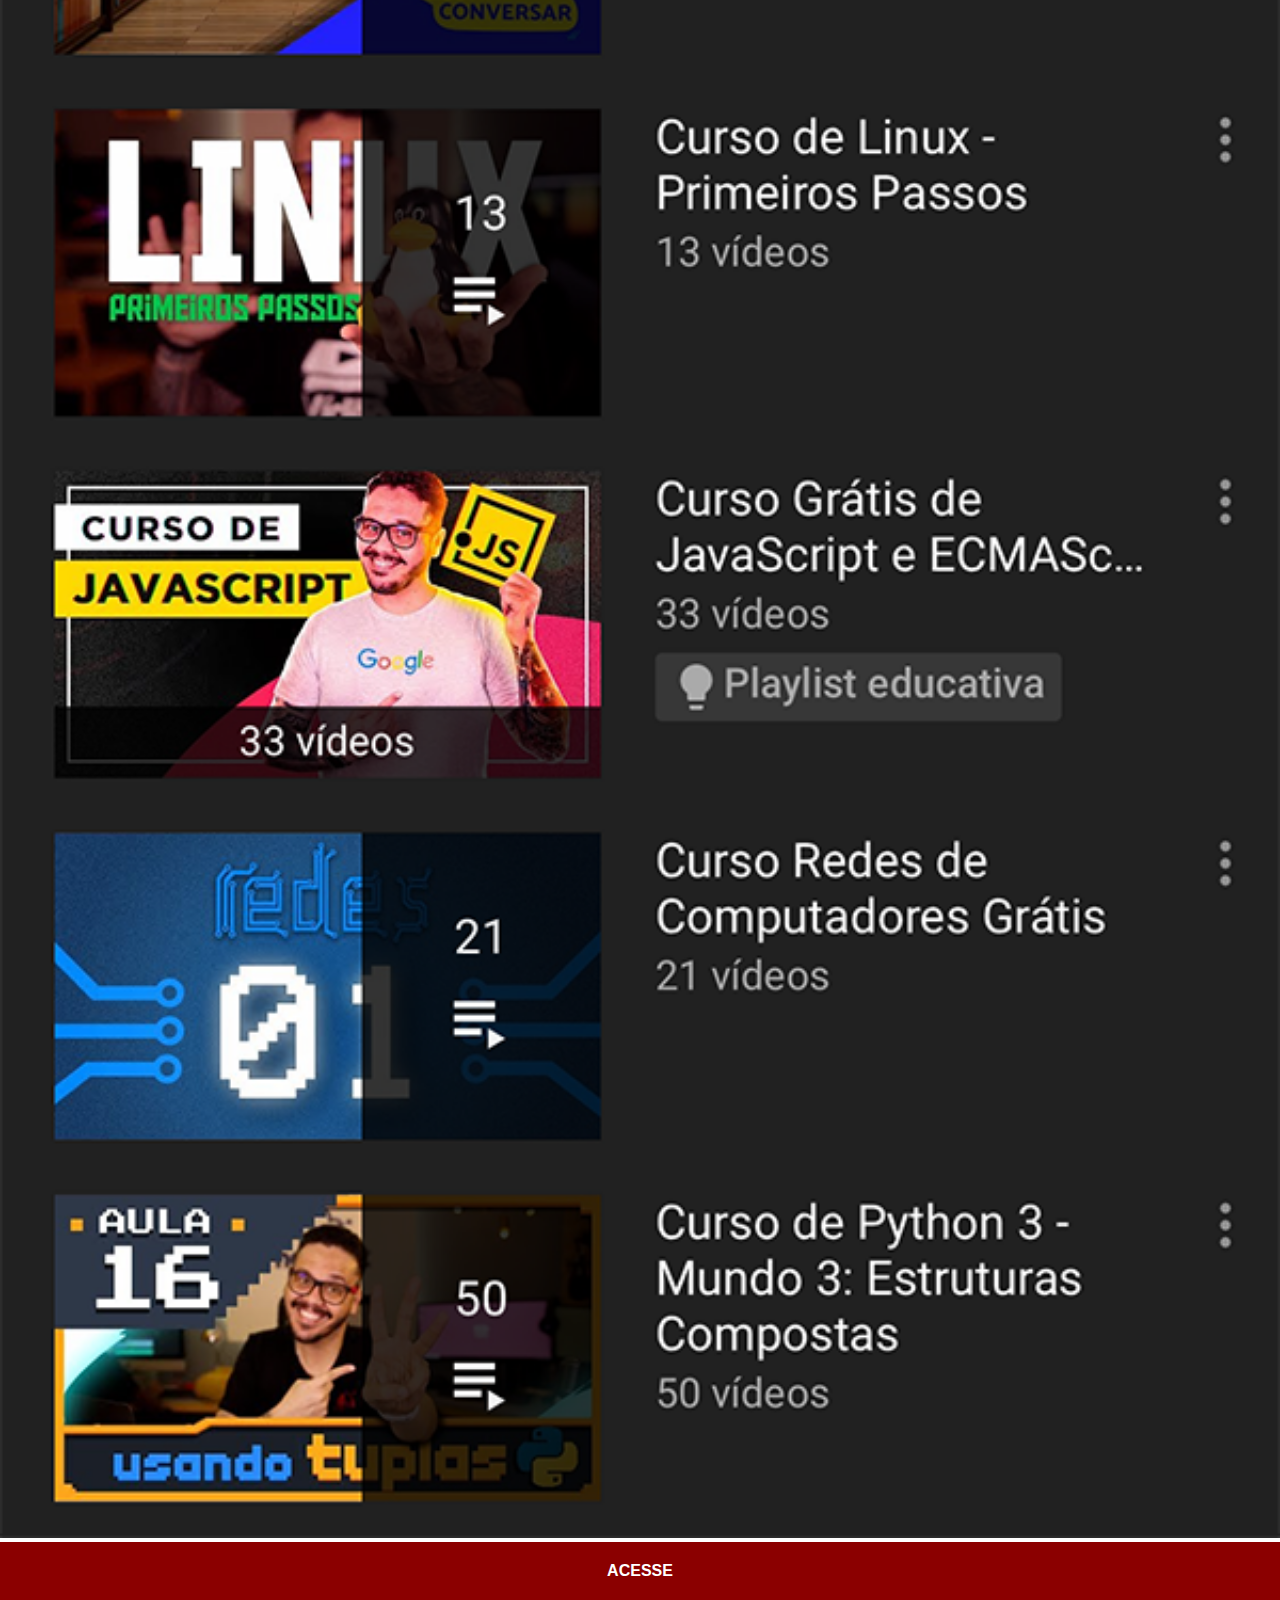
<file: youtube.html>
<!DOCTYPE html>
<html lang="pt-br">
<head>
    <meta charset="UTF-8">
    <meta http-equiv="X-UA-Compatible" content="IE=edge">
    <meta name="viewport" content="width=device-width, initial-scale=1.0">
    <link rel="stylesheet" href="estilos/social.css">

    <title>Youtube</title>
</head>
<body>
    <img src="imagens/tela-youtube.png" alt="YouTube">
    <a href="https://www.youtube.com/" target="_blank">ACESSE</a>
</body>
</html>
</file>
<file: estilos/style.css>
@charset "UTF-8";

* {
    margin: 0px;
    padding: 0px;
    font-family: Arial, Helvetica, sans-serif;
}

html, body {
    height: 100vh;
    width: 100vw;
    background-color: black;
    overflow: hidden;
}

body {
    background: url('../imagens/fundo-madeira.jpg') no-repeat top center;
    background-size: cover;
    background-attachment: fixed;
}

main {
    position: relative;
    height: 100vh;
    
}

section#telefone {
    position: absolute;
    top: 60%;
    left: 50%;
    transform: translate(-50%, -50%);

    height: 627px;
    width: 311px;
    background: url('../imagens/frame-iphone1.png') no-repeat;
}

iframe#tela {
    position: relative;
    top: 66.5px;
    left: 19px;
    width: 220px;
    height: 389px;
}

section#redes-sociais {
    text-align: right;
}

section#redes-sociais img {
    width: 50px;
    margin: 10px;
    border-radius: 50%;
    box-shadow: 2px 2px 5px rgba(0, 0, 0, 0.400);
    box-sizing: border-box;
}

section#redes-sociais img:hover {
    border: 2px solid white;
    transform: translate(-2px, -2px);
    box-shadow: 5px 5px 10px rgba(0, 0, 0, 0.596);
    transition: transform .5s;
}
</file>
<file: estilos/social.css>
@charset "UTF-8";

* {
    margin: 0px;
    padding: 0px;
    font-family: Arial, Helvetica, sans-serif;
}

::-webkit-scrollbar {
    width: 0px;
    height: 0px;
}

img {
    width: 100vw;
}

a {
    display: block;
    background-color: darkred;
    color: white;
    font-weight: bolder;
    padding: 20px;
    text-align: center;
    text-decoration: none;
}

a:hover {
    background-color: red;
}
</file>
